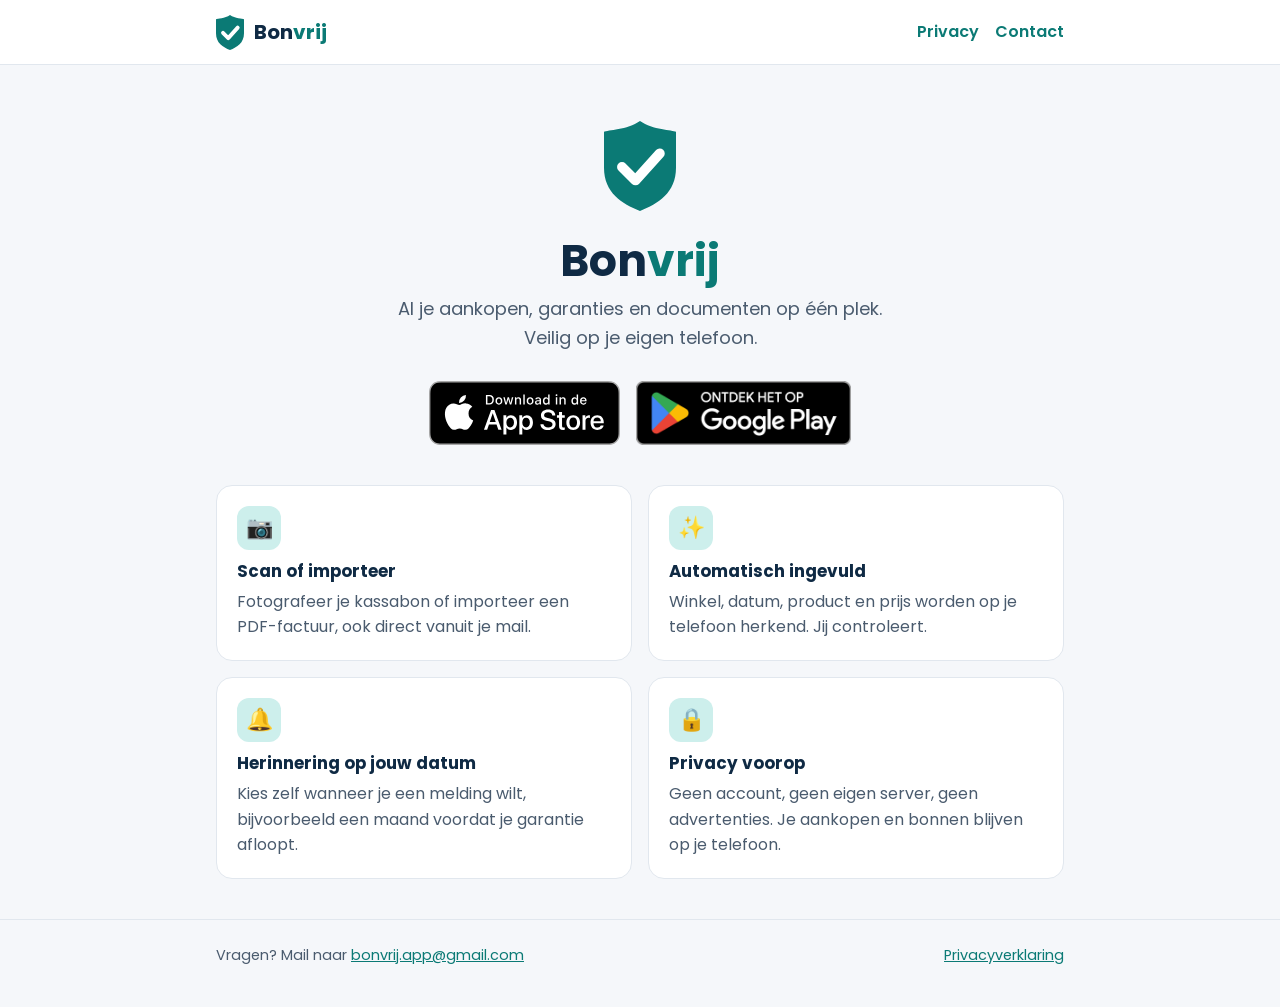
<file: website/index.html>
<!doctype html>
<html lang="nl">
<head>
  <meta charset="utf-8">
  <meta name="viewport" content="width=device-width, initial-scale=1">
  <title>Bonvrij – bonnen en garanties bewaren</title>
  <meta name="description" content="Bonvrij bewaart je kassabonnen, facturen en garantiedatums veilig op je eigen telefoon. Geen account nodig.">
  <link rel="icon" href="favicon.svg" type="image/svg+xml">
  <link rel="stylesheet" href="assets/style.css">
</head>
<body>
  <header class="site">
    <div class="wrap">
      <a class="brand" href="./"><img src="assets/logo.svg" alt=""><b>Bon<span>vrij</span></b></a>
      <nav><a href="privacy/">Privacy</a><a href="#contact">Contact</a></nav>
    </div>
  </header>

  <main class="wrap">
    <section class="hero">
      <img src="assets/logo.svg" alt="">
      <h1>Bon<span>vrij</span></h1>
      <p>Al je aankopen, garanties en documenten op één plek. Veilig op je eigen telefoon.</p>
      <div class="stores">
        <a class="badge" href="https://apps.apple.com/nl/app/bonvrij/id6826378795"><img src="assets/app-store-badge-nl.svg" alt="Download in de App Store"></a>
        <a class="badge" href="https://play.google.com/store/apps/details?id=nl.bonvrij.app"><img src="assets/google-play-badge-nl.png" alt="Ontdek het op Google Play"></a>
      </div>
    </section>

    <section class="grid" aria-label="Wat Bonvrij doet">
      <div class="card">
        <div class="icon" aria-hidden="true">📷</div>
        <h2>Scan of importeer</h2>
        <p>Fotografeer je kassabon of importeer een PDF-factuur, ook direct vanuit je mail.</p>
      </div>
      <div class="card">
        <div class="icon" aria-hidden="true">✨</div>
        <h2>Automatisch ingevuld</h2>
        <p>Winkel, datum, product en prijs worden op je telefoon herkend. Jij controleert.</p>
      </div>
      <div class="card">
        <div class="icon" aria-hidden="true">🔔</div>
        <h2>Herinnering op jouw datum</h2>
        <p>Kies zelf wanneer je een melding wilt, bijvoorbeeld een maand voordat je garantie afloopt.</p>
      </div>
      <div class="card">
        <div class="icon" aria-hidden="true">🔒</div>
        <h2>Privacy voorop</h2>
        <p>Geen account, geen eigen server, geen advertenties. Je aankopen en bonnen blijven op je telefoon.</p>
      </div>
    </section>
  </main>

  <footer class="site" id="contact">
    <div class="wrap">
      <span>Vragen? Mail naar <a href="mailto:bonvrij.app@gmail.com">bonvrij.app@gmail.com</a></span>
      <span><a href="privacy/">Privacyverklaring</a></span>
    </div>
  </footer>
</body>
</html>
</file>
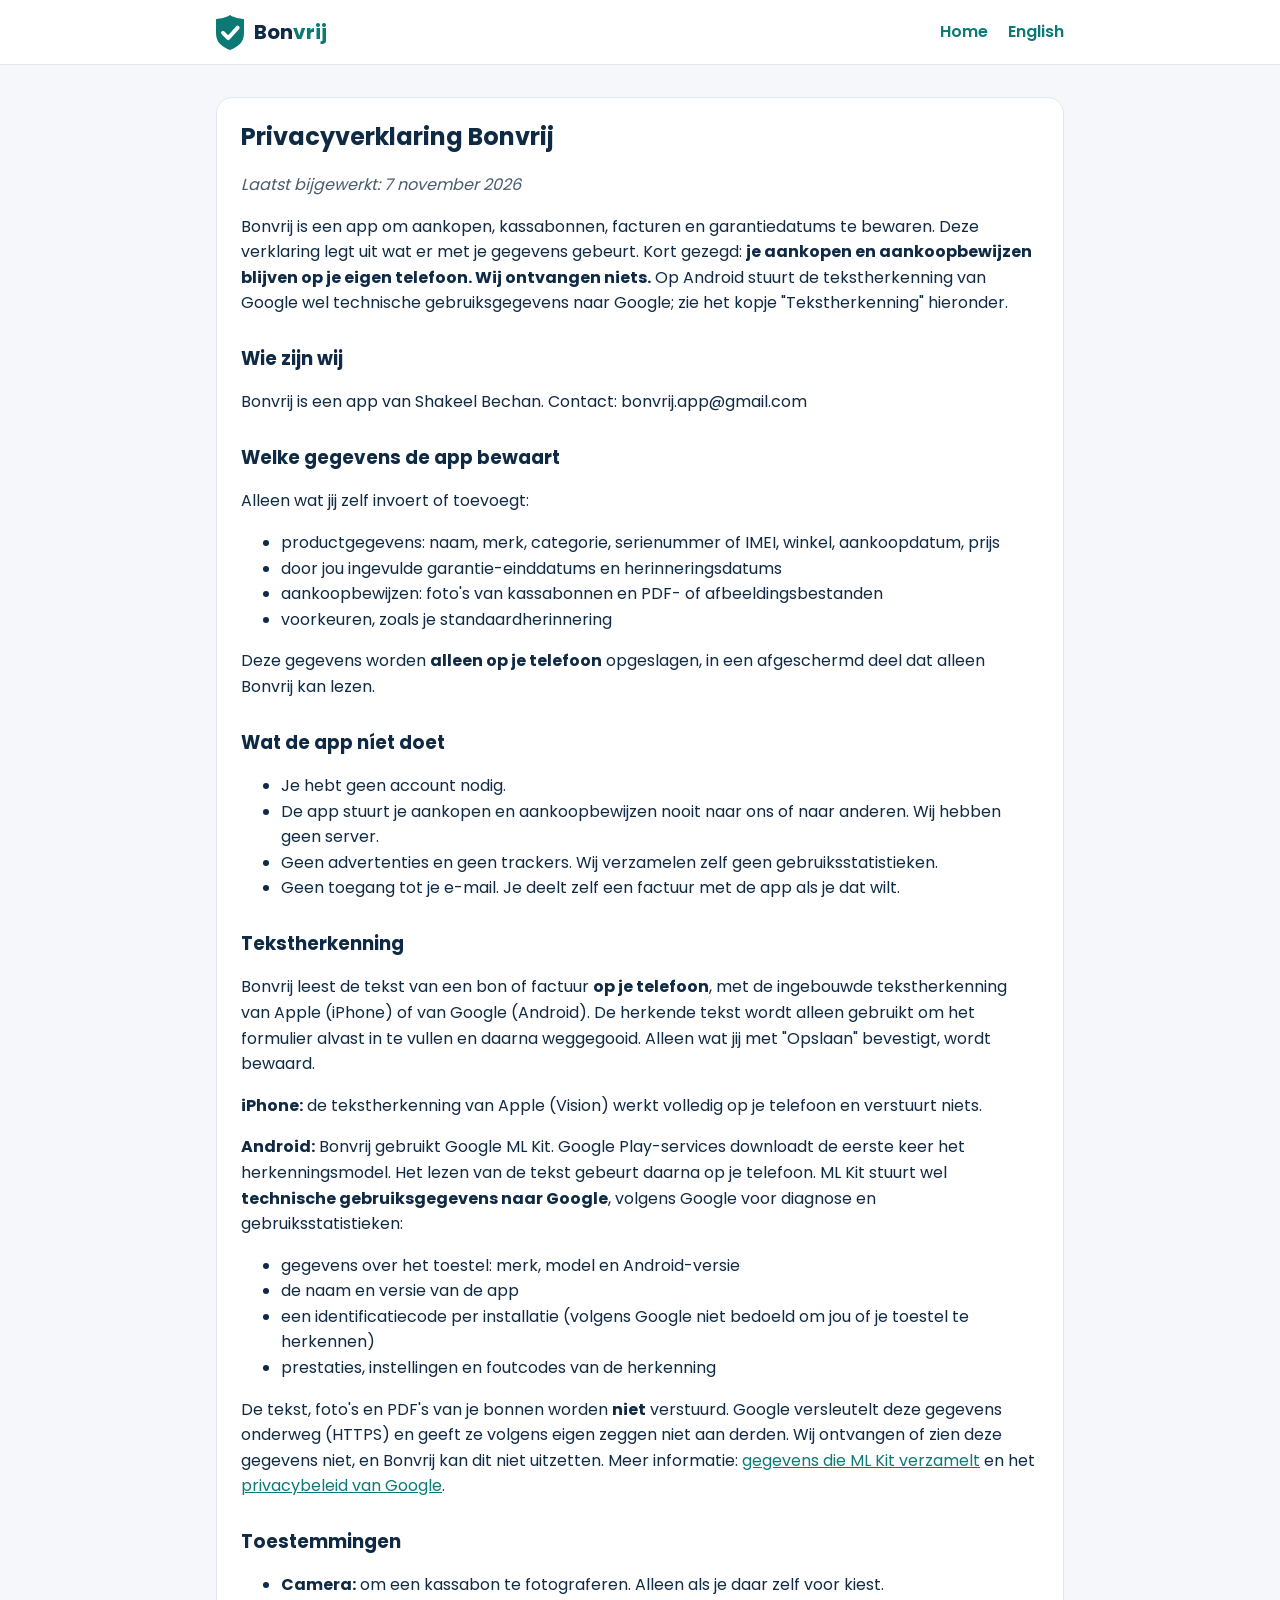
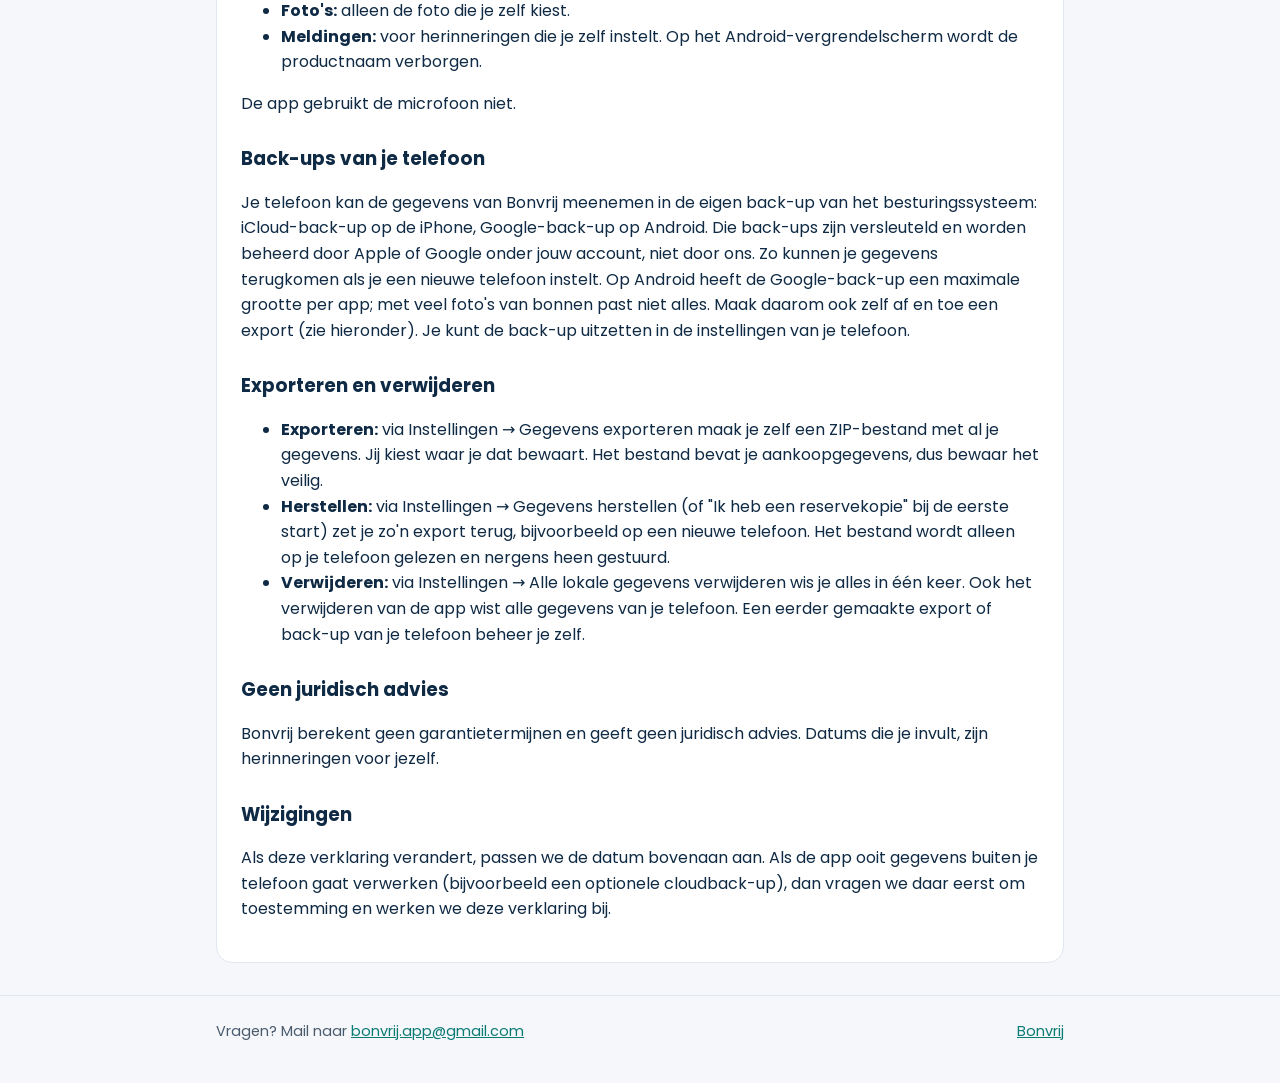
<file: website/privacy/index.html>
<!doctype html>
<html lang="nl">
<head>
  <meta charset="utf-8">
  <meta name="viewport" content="width=device-width, initial-scale=1">
  <title>Privacyverklaring – Bonvrij</title>
  <meta name="description" content="Hoe Bonvrij met je gegevens omgaat: je aankopen en bonnen blijven op je eigen telefoon.">
  <link rel="icon" href="../favicon.svg" type="image/svg+xml">
  <link rel="stylesheet" href="../assets/style.css">
</head>
<body>
  <header class="site">
    <div class="wrap">
      <a class="brand" href="../"><img src="../assets/logo.svg" alt=""><b>Bon<span>vrij</span></b></a>
      <nav><a href="../">Home</a> <a href="../en/privacy/" lang="en">English</a></nav>
    </div>
  </header>
  <main class="wrap">
    <article class="doc">
<h1>Privacyverklaring Bonvrij</h1>
<p class="updated"><em>Laatst bijgewerkt: 7 november 2026</em></p>
<p>Bonvrij is een app om aankopen, kassabonnen, facturen en garantiedatums te bewaren. Deze
verklaring legt uit wat er met je gegevens gebeurt. Kort gezegd: <strong>je aankopen en
aankoopbewijzen blijven op je eigen telefoon. Wij ontvangen niets.</strong> Op Android stuurt de
tekstherkenning van Google wel technische gebruiksgegevens naar Google; zie het kopje
"Tekstherkenning" hieronder.</p>
<h2>Wie zijn wij</h2>
<p>Bonvrij is een app van Shakeel Bechan.
Contact: bonvrij.app@gmail.com</p>
<h2>Welke gegevens de app bewaart</h2>
<p>Alleen wat jij zelf invoert of toevoegt:</p>
<ul>
<li>productgegevens: naam, merk, categorie, serienummer of IMEI, winkel, aankoopdatum, prijs</li>
<li>door jou ingevulde garantie-einddatums en herinneringsdatums</li>
<li>aankoopbewijzen: foto's van kassabonnen en PDF- of afbeeldingsbestanden</li>
<li>voorkeuren, zoals je standaardherinnering</li>
</ul>
<p>Deze gegevens worden <strong>alleen op je telefoon</strong> opgeslagen, in een afgeschermd deel dat
alleen Bonvrij kan lezen.</p>
<h2>Wat de app níet doet</h2>
<ul>
<li>Je hebt geen account nodig.</li>
<li>De app stuurt je aankopen en aankoopbewijzen nooit naar ons of naar anderen. Wij hebben
  geen server.</li>
<li>Geen advertenties en geen trackers. Wij verzamelen zelf geen gebruiksstatistieken.</li>
<li>Geen toegang tot je e-mail. Je deelt zelf een factuur met de app als je dat wilt.</li>
</ul>
<h2>Tekstherkenning</h2>
<p>Bonvrij leest de tekst van een bon of factuur <strong>op je telefoon</strong>, met de ingebouwde
tekstherkenning van Apple (iPhone) of van Google (Android). De herkende tekst wordt alleen
gebruikt om het formulier alvast in te vullen en daarna weggegooid. Alleen wat jij met
"Opslaan" bevestigt, wordt bewaard.</p>
<p><strong>iPhone:</strong> de tekstherkenning van Apple (Vision) werkt volledig op je telefoon en verstuurt
niets.</p>
<p><strong>Android:</strong> Bonvrij gebruikt Google ML Kit. Google Play-services downloadt de eerste keer het
herkenningsmodel. Het lezen van de tekst gebeurt daarna op je telefoon. ML Kit stuurt wel
<strong>technische gebruiksgegevens naar Google</strong>, volgens Google voor diagnose en
gebruiksstatistieken:</p>
<ul>
<li>gegevens over het toestel: merk, model en Android-versie</li>
<li>de naam en versie van de app</li>
<li>een identificatiecode per installatie (volgens Google niet bedoeld om jou of je toestel te
  herkennen)</li>
<li>prestaties, instellingen en foutcodes van de herkenning</li>
</ul>
<p>De tekst, foto's en PDF's van je bonnen worden <strong>niet</strong> verstuurd. Google versleutelt deze
gegevens onderweg (HTTPS) en geeft ze volgens eigen zeggen niet aan derden. Wij ontvangen of
zien deze gegevens niet, en Bonvrij kan dit niet uitzetten. Meer informatie:
<a href="https://developers.google.com/ml-kit/android-data-disclosure">gegevens die ML Kit verzamelt</a>
en het <a href="https://policies.google.com/privacy">privacybeleid van Google</a>.</p>
<h2>Toestemmingen</h2>
<ul>
<li><strong>Camera:</strong> om een kassabon te fotograferen. Alleen als je daar zelf voor kiest.</li>
<li><strong>Foto's:</strong> alleen de foto die je zelf kiest.</li>
<li><strong>Meldingen:</strong> voor herinneringen die je zelf instelt. Op het Android-vergrendelscherm wordt
  de productnaam verborgen.</li>
</ul>
<p>De app gebruikt de microfoon niet.</p>
<h2>Back-ups van je telefoon</h2>
<p>Je telefoon kan de gegevens van Bonvrij meenemen in de eigen back-up van het besturingssysteem:
iCloud-back-up op de iPhone, Google-back-up op Android. Die back-ups zijn versleuteld en
worden beheerd door Apple of Google onder jouw account, niet door ons. Zo kunnen je gegevens
terugkomen als je een nieuwe telefoon instelt. Op Android heeft de Google-back-up een maximale
grootte per app; met veel foto's van bonnen past niet alles. Maak daarom ook zelf af en toe een
export (zie hieronder). Je kunt de back-up uitzetten in de instellingen van je telefoon.</p>
<h2>Exporteren en verwijderen</h2>
<ul>
<li><strong>Exporteren:</strong> via Instellingen → Gegevens exporteren maak je zelf een ZIP-bestand met al je
  gegevens. Jij kiest waar je dat bewaart. Het bestand bevat je aankoopgegevens, dus bewaar het
  veilig.</li>
<li><strong>Herstellen:</strong> via Instellingen → Gegevens herstellen (of "Ik heb een reservekopie" bij de
  eerste start) zet je zo'n export terug, bijvoorbeeld op een nieuwe telefoon. Het bestand wordt
  alleen op je telefoon gelezen en nergens heen gestuurd.</li>
<li><strong>Verwijderen:</strong> via Instellingen → Alle lokale gegevens verwijderen wis je alles in één keer.
  Ook het verwijderen van de app wist alle gegevens van je telefoon. Een eerder gemaakte export
  of back-up van je telefoon beheer je zelf.</li>
</ul>
<h2>Geen juridisch advies</h2>
<p>Bonvrij berekent geen garantietermijnen en geeft geen juridisch advies. Datums die je invult,
zijn herinneringen voor jezelf.</p>
<h2>Wijzigingen</h2>
<p>Als deze verklaring verandert, passen we de datum bovenaan aan. Als de app ooit gegevens buiten
je telefoon gaat verwerken (bijvoorbeeld een optionele cloudback-up), dan vragen we daar eerst
om toestemming en werken we deze verklaring bij.</p>
    </article>
  </main>
  <footer class="site">
    <div class="wrap">
      <span>Vragen? Mail naar <a href="mailto:bonvrij.app@gmail.com">bonvrij.app@gmail.com</a></span>
      <span><a href="../">Bonvrij</a></span>
    </div>
  </footer>
</body>
</html>
</file>
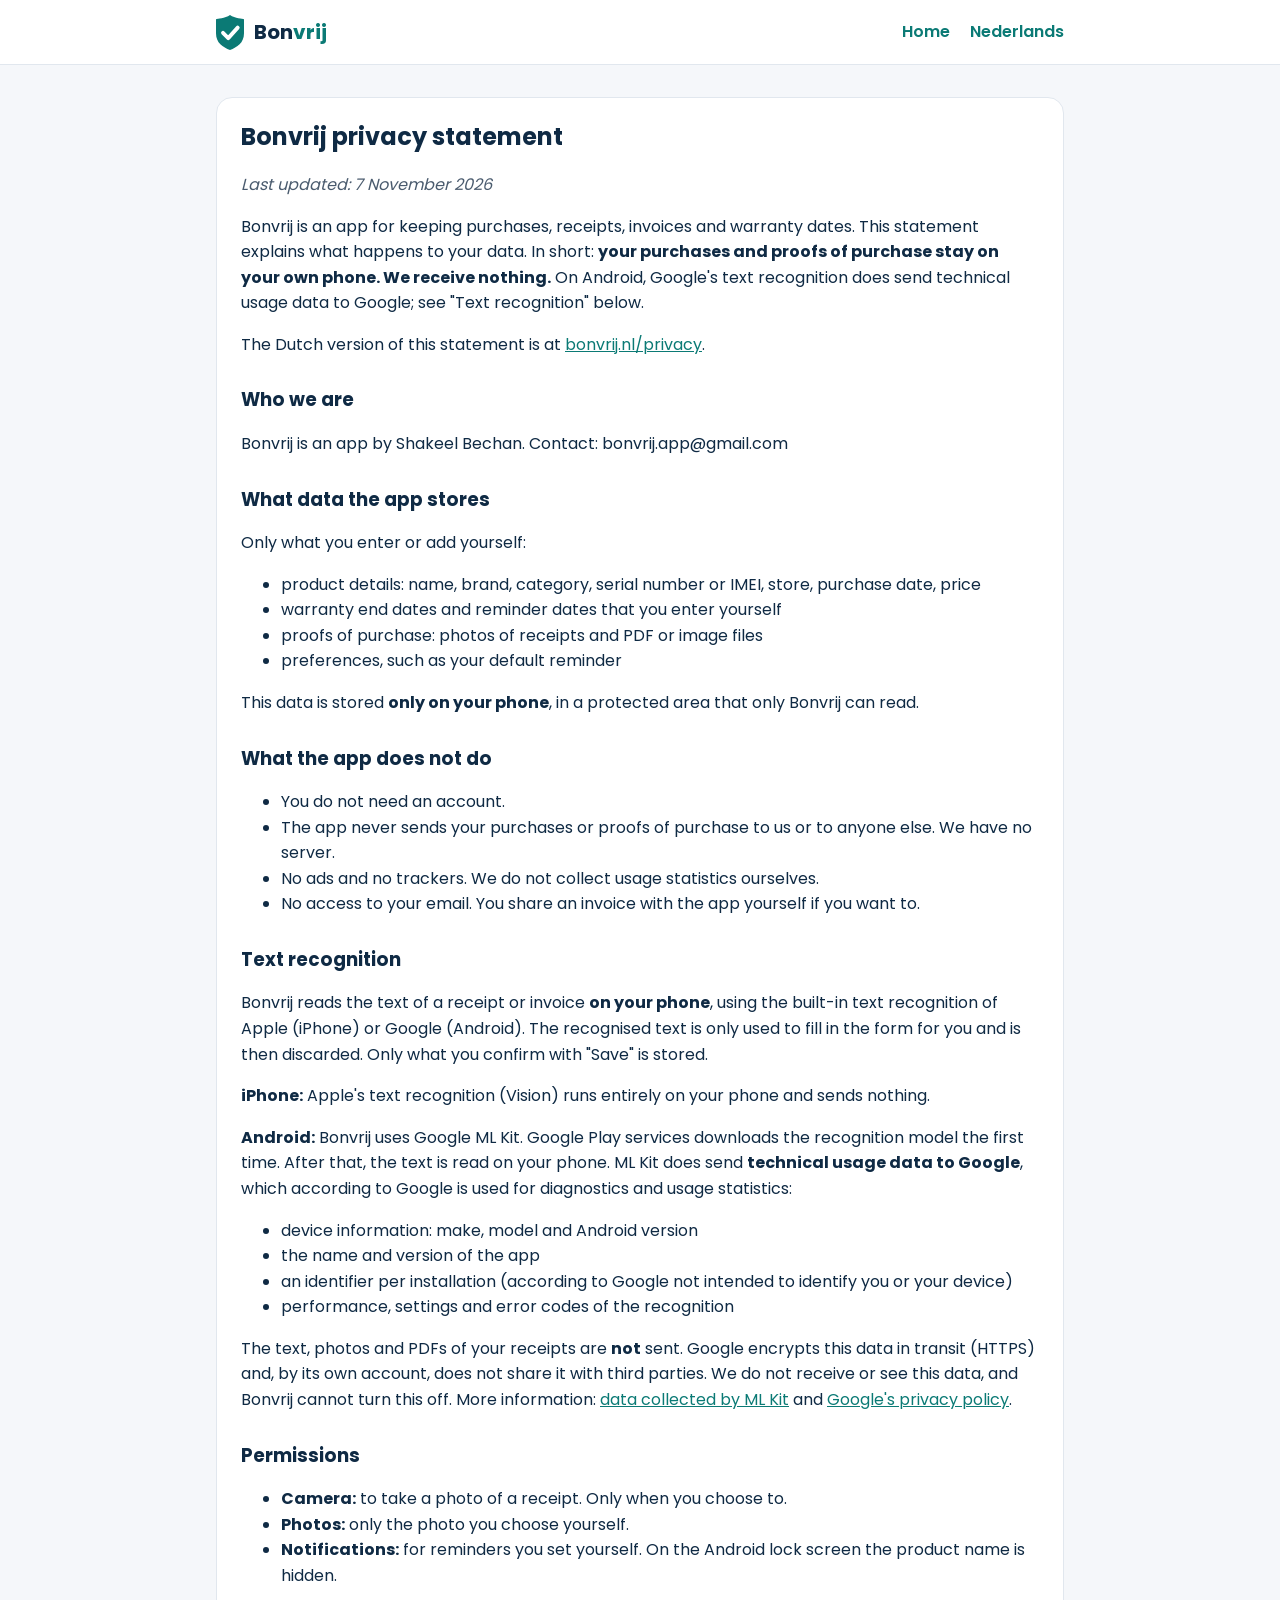
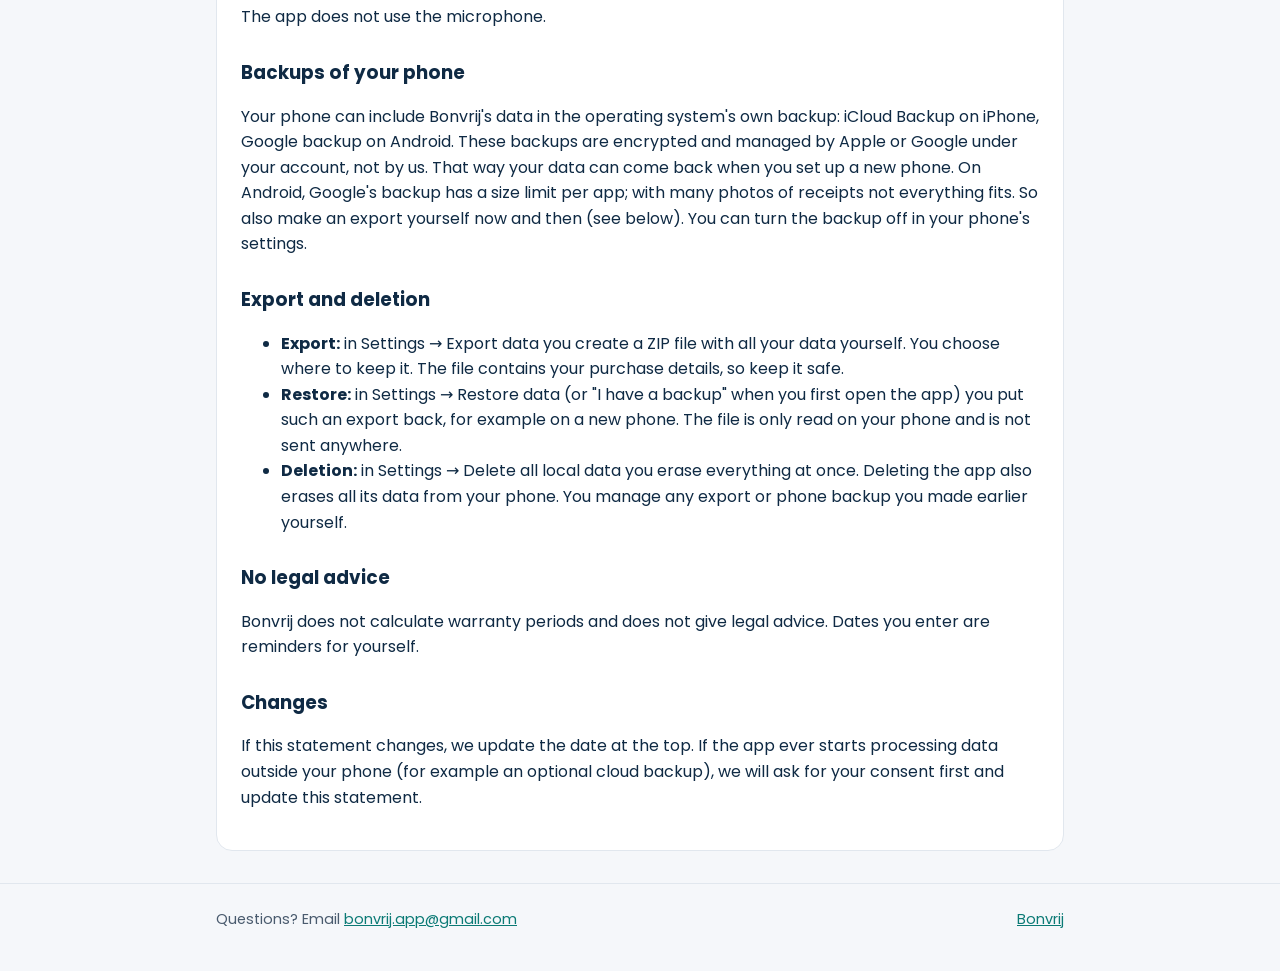
<file: website/en/privacy/index.html>
<!doctype html>
<html lang="en">
<head>
  <meta charset="utf-8">
  <meta name="viewport" content="width=device-width, initial-scale=1">
  <title>Privacy statement – Bonvrij</title>
  <meta name="description" content="How Bonvrij handles your data: your purchases and receipts stay on your own phone.">
  <link rel="icon" href="../../favicon.svg" type="image/svg+xml">
  <link rel="stylesheet" href="../../assets/style.css">
</head>
<body>
  <header class="site">
    <div class="wrap">
      <a class="brand" href="../../"><img src="../../assets/logo.svg" alt=""><b>Bon<span>vrij</span></b></a>
      <nav><a href="../../">Home</a> <a href="../../privacy/" lang="nl">Nederlands</a></nav>
    </div>
  </header>
  <main class="wrap">
    <article class="doc">
<h1>Bonvrij privacy statement</h1>
<p class="updated"><em>Last updated: 7 November 2026</em></p>
<p>Bonvrij is an app for keeping purchases, receipts, invoices and warranty dates. This
statement explains what happens to your data. In short: <strong>your purchases and proofs of
purchase stay on your own phone. We receive nothing.</strong> On Android, Google's text recognition
does send technical usage data to Google; see "Text recognition" below.</p>
<p>The Dutch version of this statement is at <a href="https://bonvrij.nl/privacy/">bonvrij.nl/privacy</a>.</p>
<h2>Who we are</h2>
<p>Bonvrij is an app by Shakeel Bechan.
Contact: bonvrij.app@gmail.com</p>
<h2>What data the app stores</h2>
<p>Only what you enter or add yourself:</p>
<ul>
<li>product details: name, brand, category, serial number or IMEI, store, purchase date, price</li>
<li>warranty end dates and reminder dates that you enter yourself</li>
<li>proofs of purchase: photos of receipts and PDF or image files</li>
<li>preferences, such as your default reminder</li>
</ul>
<p>This data is stored <strong>only on your phone</strong>, in a protected area that only Bonvrij can read.</p>
<h2>What the app does not do</h2>
<ul>
<li>You do not need an account.</li>
<li>The app never sends your purchases or proofs of purchase to us or to anyone else. We have
  no server.</li>
<li>No ads and no trackers. We do not collect usage statistics ourselves.</li>
<li>No access to your email. You share an invoice with the app yourself if you want to.</li>
</ul>
<h2>Text recognition</h2>
<p>Bonvrij reads the text of a receipt or invoice <strong>on your phone</strong>, using the built-in text
recognition of Apple (iPhone) or Google (Android). The recognised text is only used to fill in
the form for you and is then discarded. Only what you confirm with "Save" is stored.</p>
<p><strong>iPhone:</strong> Apple's text recognition (Vision) runs entirely on your phone and sends nothing.</p>
<p><strong>Android:</strong> Bonvrij uses Google ML Kit. Google Play services downloads the recognition model
the first time. After that, the text is read on your phone. ML Kit does send <strong>technical
usage data to Google</strong>, which according to Google is used for diagnostics and usage
statistics:</p>
<ul>
<li>device information: make, model and Android version</li>
<li>the name and version of the app</li>
<li>an identifier per installation (according to Google not intended to identify you or your
  device)</li>
<li>performance, settings and error codes of the recognition</li>
</ul>
<p>The text, photos and PDFs of your receipts are <strong>not</strong> sent. Google encrypts this data in
transit (HTTPS) and, by its own account, does not share it with third parties. We do not
receive or see this data, and Bonvrij cannot turn this off. More information:
<a href="https://developers.google.com/ml-kit/android-data-disclosure">data collected by ML Kit</a>
and <a href="https://policies.google.com/privacy">Google's privacy policy</a>.</p>
<h2>Permissions</h2>
<ul>
<li><strong>Camera:</strong> to take a photo of a receipt. Only when you choose to.</li>
<li><strong>Photos:</strong> only the photo you choose yourself.</li>
<li><strong>Notifications:</strong> for reminders you set yourself. On the Android lock screen the product
  name is hidden.</li>
</ul>
<p>The app does not use the microphone.</p>
<h2>Backups of your phone</h2>
<p>Your phone can include Bonvrij's data in the operating system's own backup: iCloud Backup on
iPhone, Google backup on Android. These backups are encrypted and managed by Apple or Google
under your account, not by us. That way your data can come back when you set up a new phone.
On Android, Google's backup has a size limit per app; with many photos of receipts not
everything fits. So also make an export yourself now and then (see below). You can turn the
backup off in your phone's settings.</p>
<h2>Export and deletion</h2>
<ul>
<li><strong>Export:</strong> in Settings → Export data you create a ZIP file with all your data yourself. You
  choose where to keep it. The file contains your purchase details, so keep it safe.</li>
<li><strong>Restore:</strong> in Settings → Restore data (or "I have a backup" when you first open the app) you
  put such an export back, for example on a new phone. The file is only read on your phone and
  is not sent anywhere.</li>
<li><strong>Deletion:</strong> in Settings → Delete all local data you erase everything at once. Deleting the
  app also erases all its data from your phone. You manage any export or phone backup you made
  earlier yourself.</li>
</ul>
<h2>No legal advice</h2>
<p>Bonvrij does not calculate warranty periods and does not give legal advice. Dates you enter are
reminders for yourself.</p>
<h2>Changes</h2>
<p>If this statement changes, we update the date at the top. If the app ever starts processing
data outside your phone (for example an optional cloud backup), we will ask for your consent
first and update this statement.</p>
    </article>
  </main>
  <footer class="site">
    <div class="wrap">
      <span>Questions? Email <a href="mailto:bonvrij.app@gmail.com">bonvrij.app@gmail.com</a></span>
      <span><a href="../../">Bonvrij</a></span>
    </div>
  </footer>
</body>
</html>
</file>
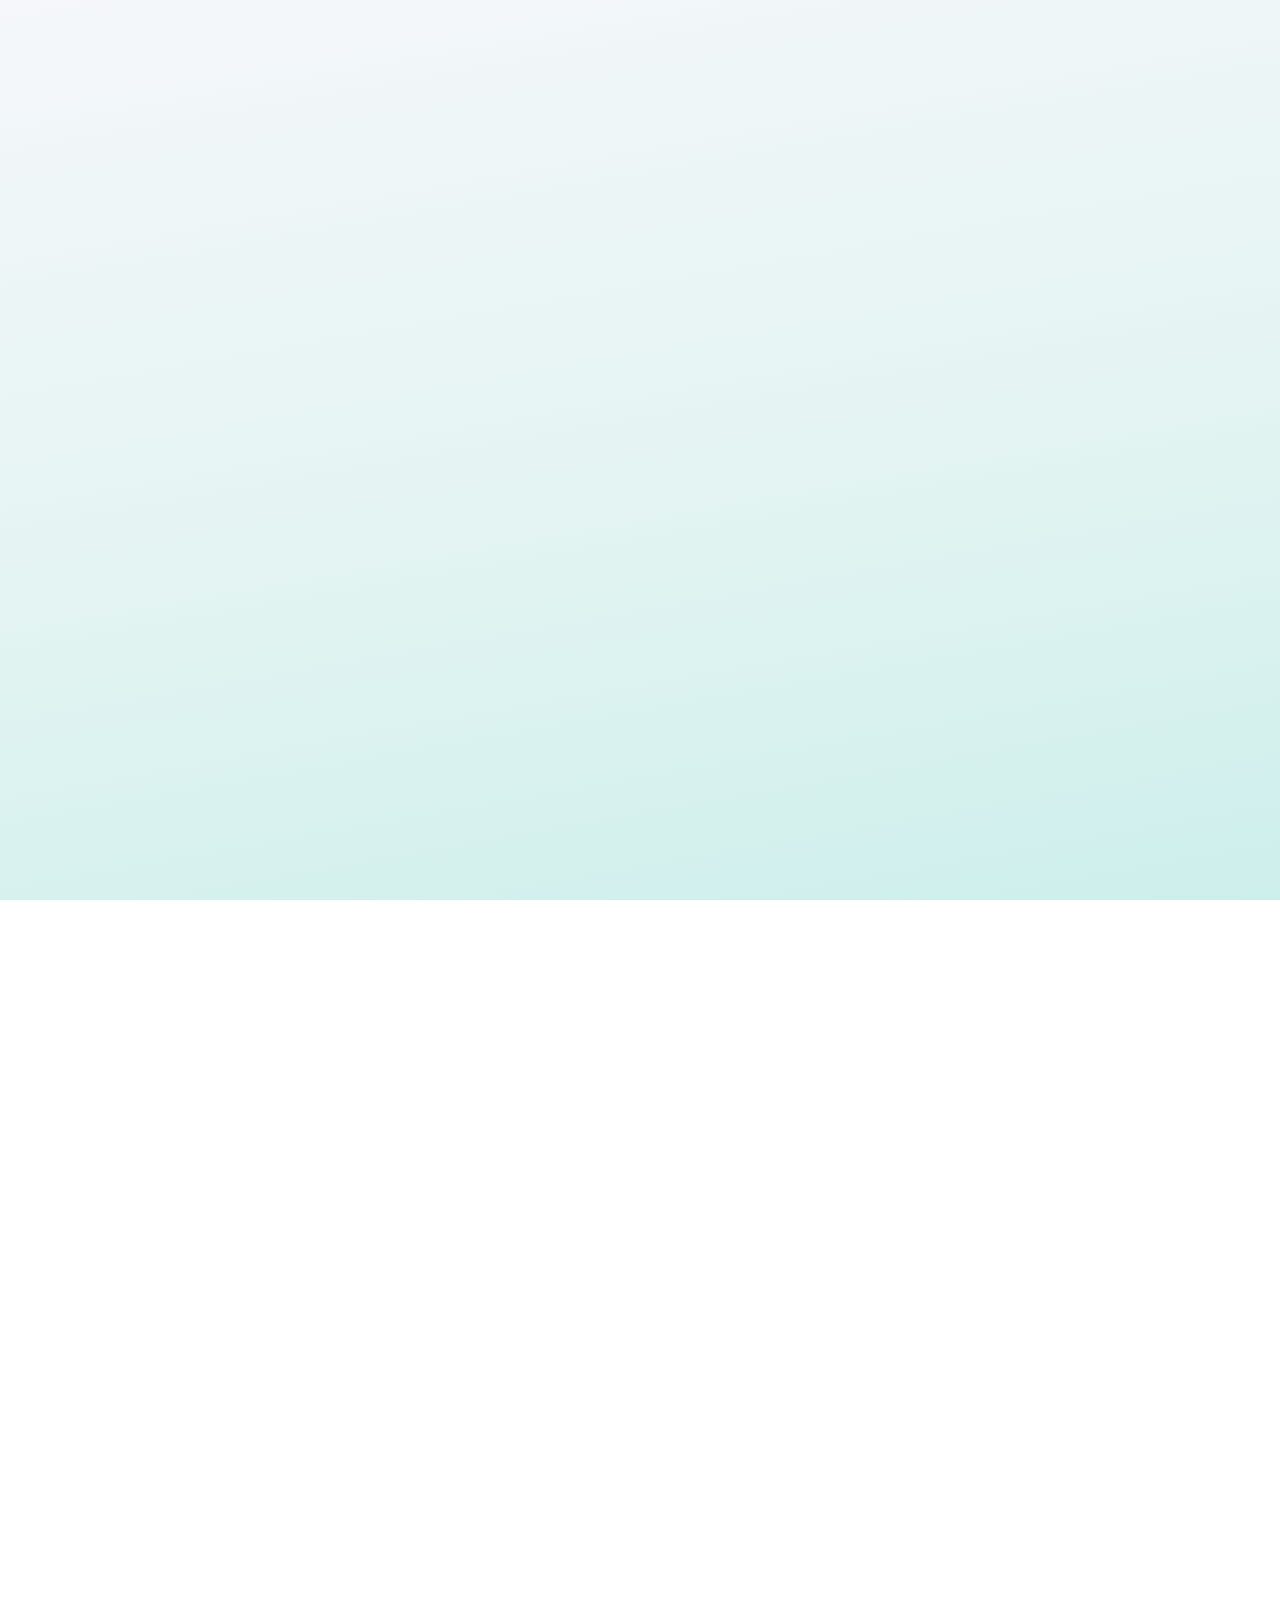
<file: marketing/video/blackfriday.html>
<!DOCTYPE html>
<html lang="nl"><head><meta charset="utf-8">
<style>
@font-face{font-family:P;src:url(a/Poppins-Regular.ttf);font-weight:400}
@font-face{font-family:P;src:url(a/Poppins-Medium.ttf);font-weight:500}
@font-face{font-family:P;src:url(a/Poppins-SemiBold.ttf);font-weight:600}
@font-face{font-family:P;src:url(a/Poppins-Bold.ttf);font-weight:700}
:root{--navy:#0F2A44;--teal:#0B7A75;--tc:#CDEFEC;--muted:#4A5B6E;--bg:#F5F7FA}
*{margin:0;padding:0;box-sizing:border-box}
html,body{width:1080px;height:1920px;overflow:hidden;font-family:P,'Noto Color Emoji',sans-serif}
#stage{position:absolute;inset:0;background:linear-gradient(170deg,#F5F7FA 0%,#E3F4F2 55%,#CDEFEC 100%);overflow:hidden}
.abs{position:absolute}
.head{left:70px;right:70px;top:150px;text-align:center;color:var(--navy);font-weight:700;font-size:86px;line-height:1.12;letter-spacing:-1px}
.sub{left:90px;right:90px;top:372px;text-align:center;color:var(--muted);font-weight:500;font-size:42px;line-height:1.3}
.dot{position:absolute;width:26px;height:26px;border-radius:50%}
/* phone */
#phone{left:50%;top:480px;width:636px;height:1340px;margin-left:-318px;background:#0F2A44;border-radius:96px;padding:18px;box-shadow:0 40px 90px rgba(15,42,68,.28)}
#screen{position:relative;width:600px;height:1304px;border-radius:74px;overflow:hidden;background:#fff}
.shot{position:absolute;left:0;top:0;width:1320px;height:2868px;transform-origin:0 0;transform:scale(.454545)}
.shot img{position:absolute;left:0;top:0;width:1320px;height:2868px}
.island{position:absolute;left:50%;top:22px;width:190px;height:52px;margin-left:-95px;background:#0F2A44;border-radius:30px;z-index:5}
/* receipt */
#receipt{left:50%;top:640px;width:420px;margin-left:-210px;background:#fff;padding:40px 36px 50px;box-shadow:0 20px 50px rgba(0,0,0,.15);border-radius:6px}
#receipt .t{font-weight:700;font-size:34px;text-align:center;color:#222;letter-spacing:2px}
#receipt .l{height:14px;background:#d9dde2;border-radius:7px;margin:18px 0}
#receipt .tot{display:flex;justify-content:space-between;font-weight:700;font-size:30px;color:#222;margin-top:26px}
#drawer{left:50%;top:1250px;width:760px;height:330px;margin-left:-380px}
#drawer .front{position:absolute;left:0;right:0;bottom:0;height:250px;background:#9C7A5B;border-radius:22px;box-shadow:inset 0 -18px 0 rgba(0,0,0,.12)}
#drawer .handle{position:absolute;left:50%;bottom:110px;width:180px;height:30px;margin-left:-90px;background:#6E553F;border-radius:15px}
#drawer .back{position:absolute;left:30px;right:30px;top:20px;height:110px;background:#7C6049;border-radius:16px 16px 0 0}
.mess{position:absolute;width:150px;height:190px;background:#fff;border-radius:4px;box-shadow:0 4px 10px rgba(0,0,0,.12)}
#nope{left:50%;top:1010px;margin-left:-110px;width:220px;height:220px;border-radius:50%;background:#B3261E;color:#fff;font-size:150px;font-weight:700;text-align:center;line-height:212px}
/* scan line */
.scan{position:absolute;left:150px;right:150px;height:10px;background:#3FE0D0;box-shadow:0 0 40px 14px rgba(63,224,208,.6);border-radius:5px}
.tap{position:absolute;width:150px;height:150px;margin:-75px 0 0 -75px;border-radius:50%;border:10px solid rgba(11,122,117,.9);background:rgba(11,122,117,.18)}
.finger{position:absolute;font-size:150px;margin:-10px 0 0 -40px}
/* overlays on form (native screenshot px) */
.chipoff{position:absolute;left:283px;top:1314px;width:288px;height:120px;background:#fff;border:3px solid #E1E7EE;border-radius:24px;font-weight:500;font-size:44px;color:#33475B;display:flex;align-items:center;justify-content:center}
.dateoff{position:absolute;left:92px;top:1540px;width:1160px;height:78px;background:#fff;font-size:50px;color:#7A8796;display:flex;align-items:center}
/* notification */
#notif{left:50%;width:600px;margin-left:-300px;top:560px;background:rgba(255,255,255,.97);border-radius:40px;padding:26px 28px;display:flex;gap:22px;box-shadow:0 20px 50px rgba(15,42,68,.25);z-index:20}
#notif img{width:84px;height:84px;border-radius:20px}
#notif .nt{font-weight:600;font-size:30px;color:#111}
#notif .nb{font-size:27px;color:#333;line-height:1.3;margin-top:4px}
#notif .app{font-size:24px;color:#777;font-weight:500;margin-bottom:4px;display:flex;justify-content:space-between}
/* end card */
#end{inset:0;display:flex;flex-direction:column;align-items:center;justify-content:center;text-align:center}
#end img{width:300px;height:300px;border-radius:68px;box-shadow:0 30px 70px rgba(11,122,117,.35)}
#end .name{font-weight:700;font-size:120px;color:var(--navy);margin-top:40px;letter-spacing:-2px}
#end .name span{color:var(--teal)}
#end .tag{font-weight:500;font-size:46px;color:var(--muted);margin-top:10px;padding:0 90px;line-height:1.3}
#end .pills{display:flex;gap:18px;margin-top:50px;flex-wrap:wrap;justify-content:center;padding:0 60px}
#end .pill{background:#fff;border-radius:40px;padding:16px 30px;font-weight:600;font-size:36px;color:var(--teal);box-shadow:0 8px 24px rgba(15,42,68,.08)}
#end .url{margin-top:70px;font-weight:700;font-size:56px;color:#fff;background:var(--teal);border-radius:50px;padding:22px 60px}
</style></head><body>
<div id="stage">
  <div id="h1" class="abs head"></div>
  <div id="s1" class="abs sub"></div>
  <div id="confetti"></div>
  <div id="bag" class="abs" style="left:50%;top:760px;margin-left:-230px;font-size:460px;line-height:1">🛍️</div>

  <div id="drawer" class="abs"><div class="back"></div>
    <div class="mess" style="left:120px;top:-30px;transform:rotate(-14deg)"></div>
    <div class="mess" style="left:300px;top:-50px;transform:rotate(9deg)"></div>
    <div class="mess" style="left:470px;top:-20px;transform:rotate(-6deg)"></div>
    <div class="front"><div class="handle"></div></div></div>
  <div id="receipt" class="abs"><div class="t">ELEKTRO NOORD</div><div class="l" style="width:70%;margin:22px auto"></div>
    <div class="l"></div><div class="l" style="width:80%"></div><div class="l" style="width:60%"></div>
    <div class="tot"><span>TOTAAL</span><span>€ 149,00</span></div></div>
  <div id="nope" class="abs">✕</div>

  <div id="phone" class="abs"><div id="screen">
    <div class="island"></div>
    <div id="sc1" class="shot"><img src="a/2-scannen.png"><div id="scanline" class="scan"></div></div>
    <div id="sc2" class="shot"><img src="a/3-controleren.png"></div>
    <div id="sc3" class="shot"><img src="a/formulier-garantie.png"><div id="chipoff" class="chipoff">2 jaar</div><div id="dateoff" class="dateoff">Geen datum gekozen</div>
      <div id="tap" class="tap" style="left:427px;top:1373px"></div><div id="finger" class="finger" style="left:440px;top:1380px">👆</div></div>
    <div id="sc4" class="shot"><img src="a/1-home.png"></div>
  </div></div>
  <div id="notif" class="abs"><img src="a/icoon-512.png"><div style="flex:1">
    <div class="app"><span>BONVRIJ</span><span>nu</span></div>
    <div class="nt">Herinnering: Draadloze koptelefoon</div>
    <div class="nb">Je garantie-einddatum is 19 oktober 2028. Controleer je aankoopbewijs.</div></div></div>

  <div id="end" class="abs"><img src="a/icoon-512.png"><div class="name">Bon<span>vrij</span></div>
    <div class="tag">Je bonnen en garanties veilig op je telefoon</div>
    <div class="pills"><div class="pill">Gratis</div><div class="pill">Geen account</div><div class="pill">Geen reclame</div></div>
    <div class="url">bonvrij.nl</div></div>
</div>
<script>
const $=id=>document.getElementById(id);
const clamp=(x,a=0,b=1)=>Math.min(b,Math.max(a,x));
const lin=(t,a,b)=>clamp((t-a)/(b-a));
const ease=x=>x<.5?4*x*x*x:1-Math.pow(-2*x+2,3)/2;
const out=x=>1-Math.pow(1-x,3);
const back=x=>{const c1=1.70158,c3=c1+1;return 1+c3*Math.pow(x-1,3)+c1*Math.pow(x-1,2)};
function win(t,a,b,fi=.35,fo=.35){ // opacity for a window [a,b]
  return Math.min(lin(t,a,a+fi), 1-lin(t,b-fo,b));}
// confetti
const conf=[];const cols=['#0B7A75','#F2A33A','#E2574C','#3FA9F5','#7C5CFF','#0F2A44'];
for(let i=0;i<28;i++){const d=document.createElement('div');d.className='dot';d.style.background=cols[i%6];$('confetti').appendChild(d);
  conf.push({d,x:540+(Math.sin(i*12.9898)*43758.5453%1)*0,ang:(i/28)*Math.PI*2+Math.sin(i)*0.3,sp:520+((i*37)%9)*45});}
const heads=[
 [0.0,3.0,'Black Friday-deal gescoord?','En dan…'],
 [3.0,5.6,'Gooi die bon niet in een la…',''],
 [5.6,8.9,'…maar scan hem meteen','Bonvrij vult winkel, datum en prijs in'],
 [8.9,12.0,'Garantie? 2 jaar. Klaar.','Je kiest zelf hoe lang'],
 [12.0,14.0,'Op tijd een herinnering','Vóór je garantie afloopt'],
];
function render(t){
  // headlines
  let ht='',st='',ho=0,hy=0;
  for(const [a,b,h,s] of heads){ if(t>=a&&t<b){ht=h;st=s;ho=win(t,a,b,.3,.3);hy=(1-out(lin(t,a,a+.45)))*40;} }
  $('h1').textContent=ht;$('s1').textContent=st;
  $('h1').style.opacity=ho;$('s1').style.opacity=ho*(st?1:0);
  $('h1').style.transform=`translateY(${hy}px)`;$('s1').style.transform=`translateY(${hy*1.4}px)`;
  // 0-3 bag + confetti
  const bo=win(t,0,3.0,.25,.35); const bs=back(lin(t,0.1,0.7));
  $('bag').style.opacity=bo; $('bag').style.transform=`scale(${0.3+0.7*bs}) rotate(${Math.sin(t*6)*4*lin(t,0.7,1.0)}deg)`;
  conf.forEach(c=>{const p=lin(t,0.55,2.4);const r=out(p)*c.sp;
    c.d.style.left=(540+Math.cos(c.ang)*r-13)+'px';c.d.style.top=(990+Math.sin(c.ang)*r*0.8+p*p*260-13)+'px';
    c.d.style.opacity=(p>0&&p<1)?Math.min(1,(1-p)*2.5):0;c.d.style.transform=`scale(${1-p*0.4})`;});
  // 3-5.6 receipt into drawer
  const ro=win(t,3.0,5.6,.3,.3);
  $('drawer').style.opacity=ro; $('drawer').style.transform=`translateY(${(1-out(lin(t,3.0,3.5)))*120}px)`;
  const fall=ease(lin(t,3.5,4.4));
  $('receipt').style.opacity=ro*(1-lin(t,4.3,4.45));
  $('receipt').style.transform=`translateY(${fall*560}px) rotate(${fall*-18}deg) scale(${1-fall*0.35})`;
  const np=lin(t,4.5,4.8);
  $('nope').style.opacity=ro*np; $('nope').style.transform=`scale(${back(np)}) rotate(${Math.sin(lin(t,4.8,5.3)*Math.PI*4)*8}deg)`;
  // phone 5.6-14
  const po=win(t,5.6,14.0,.35,.4); const py=(1-out(lin(t,5.6,6.3)))*700;
  const z=1+0.32*ease(lin(t,9.3,9.9))*(1-ease(lin(t,11.3,11.8)));
  $('phone').style.opacity=po; $('phone').style.transformOrigin='212px 0px'; $('phone').style.transform=`translateY(${py}px) scale(${z})`;
  // screens
  $('sc1').style.opacity=1-lin(t,7.4,7.7);
  const sl=lin(t,6.3,7.3); $('scanline').style.top=(340+ease(Math.abs(Math.sin(sl*Math.PI)))*1300)+'px';
  $('scanline').style.opacity=(t>6.25&&t<7.4)?1:0;
  $('sc2').style.opacity=lin(t,7.4,7.7)*(1-lin(t,8.9,9.2));
  $('sc3').style.opacity=lin(t,8.9,9.2)*(1-lin(t,12.0,12.3));
  // scroll form slightly into view
  const tapT=10.2;
  const tp=lin(t,tapT,tapT+0.45);
  $('tap').style.opacity=(t>tapT&&t<tapT+0.6)?(1-tp):0; $('tap').style.transform=`scale(${0.4+tp*1.4})`;
  const fg=lin(t,9.4,9.9); const press=Math.sin(lin(t,tapT-0.1,tapT+0.2)*Math.PI);
  $('finger').style.opacity=Math.min(fg,1-lin(t,11.2,11.5));
  $('finger').style.transform=`translate(${(1-out(fg))*260}px,${(1-out(fg))*360+press*-0}px) scale(${1-press*0.12})`;
  const on=lin(t,tapT,tapT+0.12);
  $('chipoff').style.opacity=1-on; $('dateoff').style.opacity=1-lin(t,tapT+0.1,tapT+0.4);
  $('sc4').style.opacity=lin(t,12.0,12.3);
  // notification 12.4-14
  const n=lin(t,12.4,12.9);
  $('notif').style.opacity=Math.min(n*2,1)*(1-lin(t,13.7,14.0));
  $('notif').style.transform=`translateY(${(1-back(n))*-260}px)`;
  // end 14-16
  const e=lin(t,14.0,14.5);
  $('end').style.opacity=e;
  $('end').querySelector('img').style.transform=`scale(${0.5+0.5*back(e)})`;
  document.querySelectorAll('#end .pill').forEach((p,i)=>{const q=lin(t,14.4+i*0.15,14.8+i*0.15);p.style.opacity=q;p.style.transform=`translateY(${(1-out(q))*30}px)`;});
  const u=lin(t,15.0,15.4); $('end').querySelector('.url').style.opacity=u;
  $('end').querySelector('.url').style.transform=`scale(${0.8+0.2*back(u)})`;
}
window.render=render; render(0);
</script></body></html>
</file>
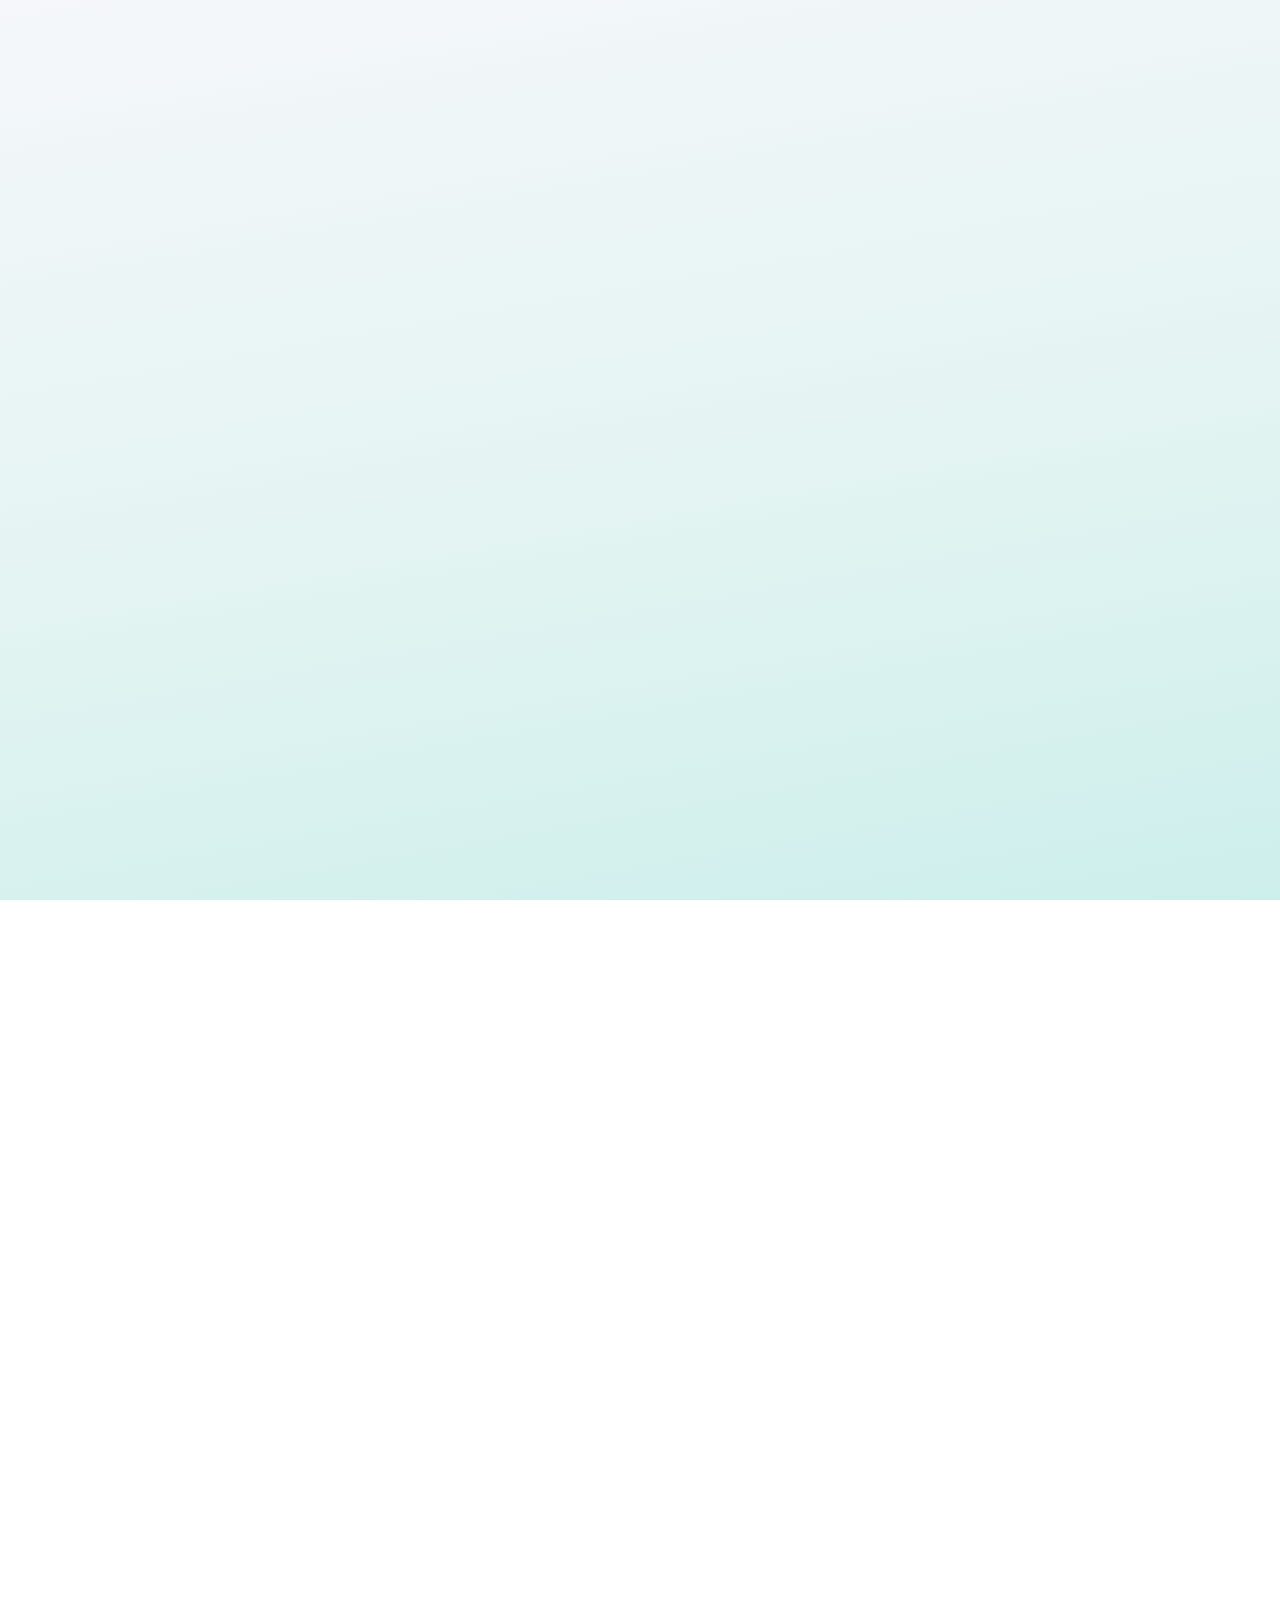
<file: marketing/video/imei.html>
<!DOCTYPE html><html lang="nl"><head><meta charset="utf-8"><link rel="stylesheet" href="common.css"><script src="common.js"></script>
<style>
#ic{left:50%;top:720px;margin-left:-230px;font-size:460px;line-height:1}
.dial{position:absolute;inset:0;background:#fff;display:flex;flex-direction:column;align-items:center;padding-top:200px}
.num{height:110px;font-size:76px;font-weight:500;color:#111;letter-spacing:6px}
.pad{display:grid;grid-template-columns:repeat(3,130px);gap:26px;margin-top:60px}
.k{width:130px;height:130px;border-radius:50%;background:#EEF1F4;display:flex;align-items:center;justify-content:center;font-size:56px;font-weight:500;color:#111}
.pop{position:absolute;left:40px;right:40px;top:420px;padding:40px 30px;text-align:center;border-radius:36px;background:#fff;box-shadow:0 20px 60px rgba(0,0,0,.25)}
.pop .a{font-size:34px;color:#555;font-weight:600}.pop .b{font-size:44px;font-weight:700;color:#111;margin-top:12px;letter-spacing:1px}
#hl{position:absolute;left:44px;top:1503px;width:1232px;height:192px;border:10px solid var(--teal);border-radius:30px;background:rgba(11,122,117,.08)}
#toast{position:absolute;left:50%;bottom:120px;transform:translateX(-50%);background:#222;color:#fff;font-size:30px;padding:18px 34px;border-radius:40px;white-space:nowrap}
</style></head><body><div id="stage">
<div id="h1" class="abs head"></div><div id="s1" class="abs sub"></div>
<div id="ic" class="abs">📱</div>
<div id="ph" class="abs phone"><div class="screen"><div class="island"></div>
 <div id="dial" class="dial"><div id="num" class="num"></div><div class="pad">
 <div class="k">1</div><div class="k">2</div><div class="k">3</div><div class="k">4</div><div class="k">5</div><div class="k">6</div><div class="k">7</div><div class="k">8</div><div class="k">9</div><div class="k" id="kstar">*</div><div class="k" id="k0">0</div><div class="k" id="khash">#</div></div>
 <div id="pop" class="pop"><div class="a">IMEI</div><div class="b">490154203237518</div></div></div>
 <div id="prod" class="shot"><img src="a/4-product.png"><div id="hl"></div></div>
 <div id="toast">Serienummer of IMEI gekopieerd</div></div></div>
</div><script>
window.SCENES=[[0,3],[3,7.3],[7.3,11],[11,13],[13,15.5]];
addEnd('Bonnen, garanties en serienummers op één plek');
const H=[[0,3,'Telefoon gestolen?','Dan heb je je IMEI-nummer nodig'],[3,7.3,'Bel *#06#','Je IMEI staat meteen in beeld'],
 [7.3,11,'Bewaar het in Bonvrij','Bij je telefoon, samen met de bon'],[11,13,'Altijd bij de hand','Kopiëren met één tik']];
function render(t){heads(t,H);
 const i=win(t,0,3,.25,.35);$('ic').style.opacity=i;$('ic').style.transform=`scale(${0.4+0.6*back(lin(t,.1,.7))}) rotate(${Math.sin(t*9)*6*lin(t,.8,1.2)}deg)`;
 const po=win(t,3,13.2,.35,.35);$('ph').style.opacity=po;$('ph').style.transform=`translateY(${(1-out(lin(t,3,3.6)))*700}px)`;
 const seq='*#06#';const n=Math.floor(lin(t,3.8,5.6)*5.01);$('num').textContent=seq.slice(0,n);
 ['kstar','khash','k0'].forEach(k=>$(k).style.background='#EEF1F4');
 if(n>0&&n<=5&&t<5.8){const c=seq[n-1];const id=c=='*'?'kstar':c=='#'?'khash':'k0';if(c!='6')$(id).style.background='#CDEFEC';}
 const pp=lin(t,5.9,6.3);$('pop').style.opacity=pp;$('pop').style.transform=`scale(${0.8+0.2*back(pp)})`;
 $('dial').style.opacity=1-lin(t,7.3,7.6);$('prod').style.opacity=lin(t,7.3,7.6);
 const h=lin(t,8.3,8.7);$('hl').style.opacity=h*(0.75+0.25*Math.sin(t*6));
 const z=1+0.35*ease(lin(t,8.0,8.6));const ph=$('ph');ph.style.transformOrigin='300px 0px';ph.style.transform+=` scale(${z})`;
 const ts=lin(t,11.3,11.6);$('toast').style.opacity=ts*(1-lin(t,12.6,12.9));
 renderEnd(t,13);}
window.render=render;render(0);</script></body></html>
</file>
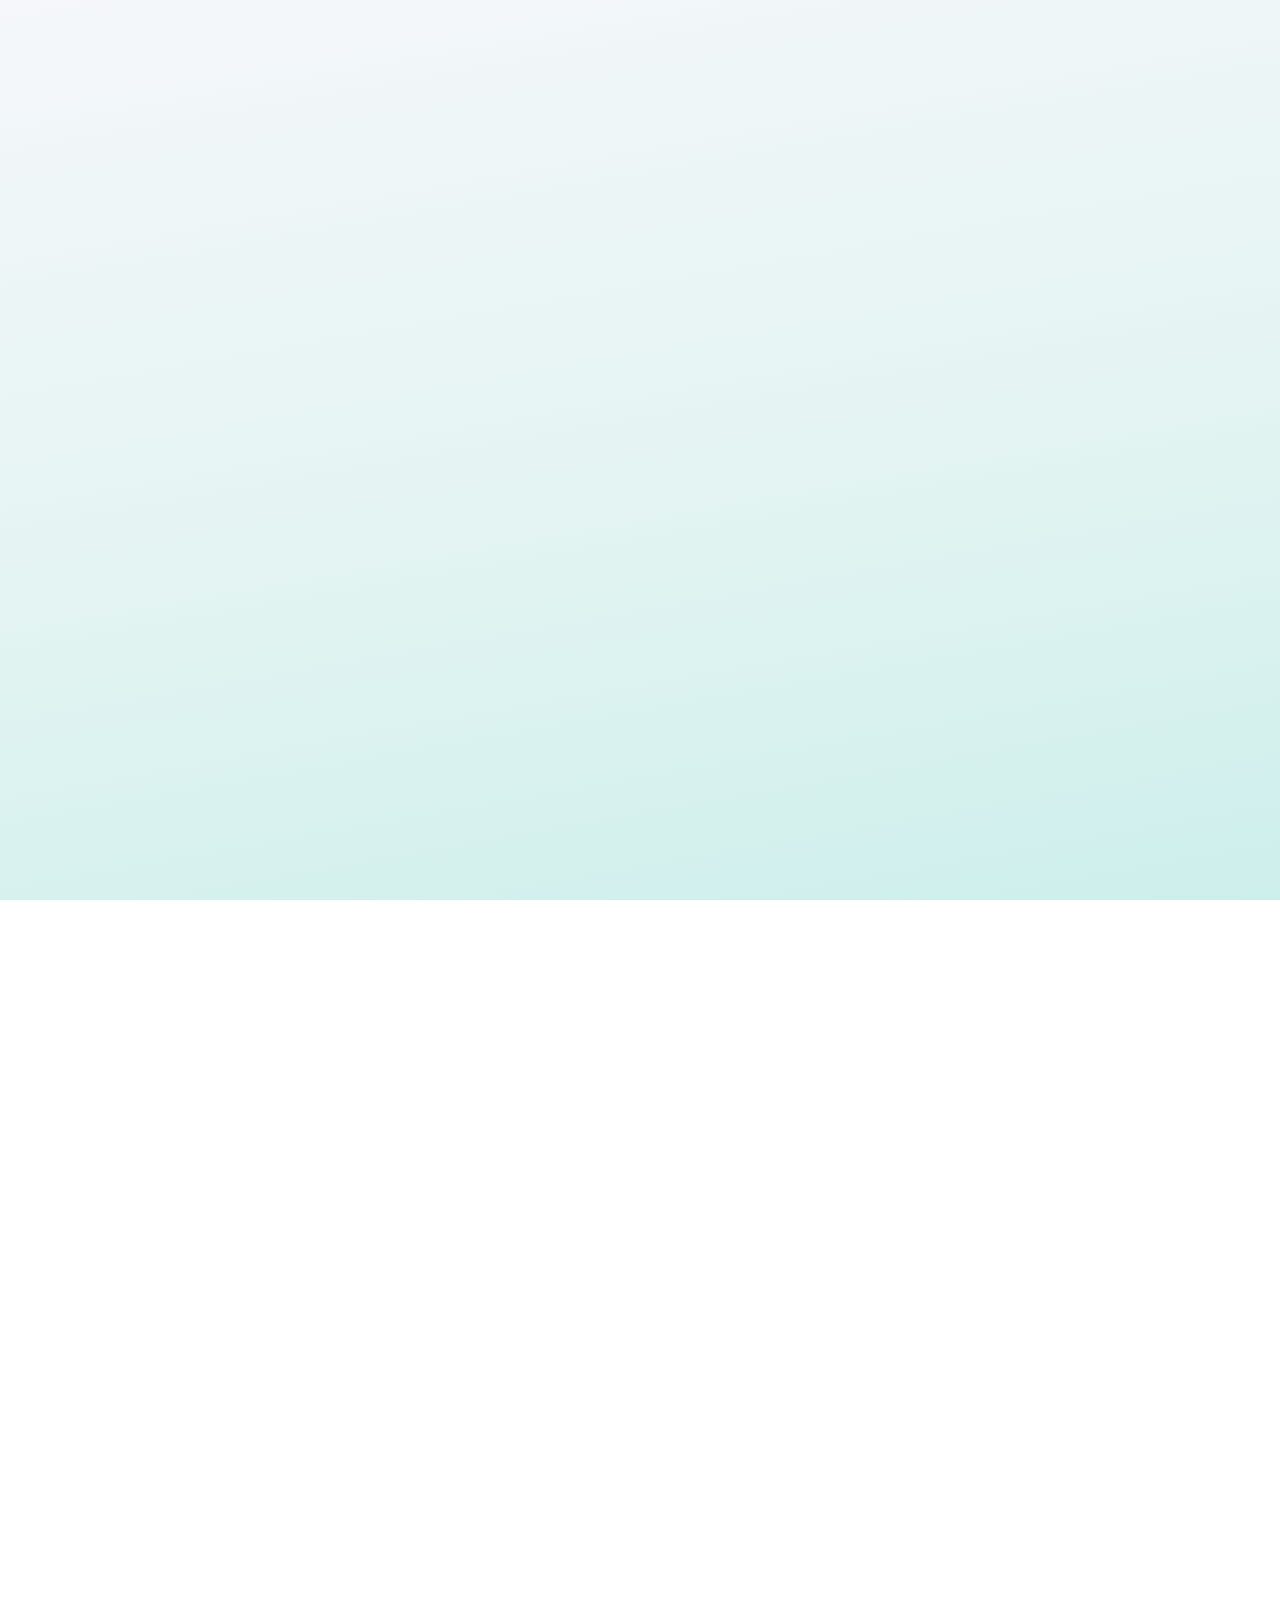
<file: marketing/video/nieuw.html>
<!DOCTYPE html><html lang="nl"><head><meta charset="utf-8"><link rel="stylesheet" href="common.css"><script src="common.js"></script>
<style>
#old{left:50%;top:640px;margin-left:-230px;width:460px;height:940px;background:#0F2A44;border-radius:70px;padding:16px}
#old .s{width:100%;height:100%;border-radius:56px;background:linear-gradient(160deg,#263c52,#0b1724);position:relative;overflow:hidden}
#crack{position:absolute;inset:0}
#fly{position:absolute;inset:0}
.mini{position:absolute;width:120px;height:160px;background:#fff;border-radius:6px;box-shadow:0 6px 16px rgba(0,0,0,.18)}
.dlg{position:absolute;left:40px;right:40px;top:450px;padding:40px 36px;border-radius:36px;background:#fff;box-shadow:0 20px 60px rgba(0,0,0,.28)}
.dlg .a{font-size:40px;font-weight:700;color:#111}.dlg .b{font-size:30px;color:#444;margin-top:16px;line-height:1.35}
.dlg .btn{margin-top:34px;margin-left:auto;width:220px;text-align:center;background:var(--teal);color:#fff;font-weight:600;font-size:32px;border-radius:40px;padding:16px 0}
#ok{left:50%;top:1420px;margin-left:-230px;width:460px;text-align:center;font-weight:700;font-size:52px;color:#fff;background:var(--teal);border-radius:60px;padding:22px 0;box-shadow:0 16px 40px rgba(11,122,117,.4);z-index:30}
</style></head><body><div id="stage">
<div id="h1" class="abs head"></div><div id="s1" class="abs sub"></div>
<div id="old" class="abs"><div class="s"><svg id="crack" viewBox="0 0 428 908"><g stroke="#cfd8e3" stroke-width="5" fill="none" stroke-linecap="round">
<path d="M250 300 L190 380 L230 450 L150 560 L190 640 L120 760"/><path d="M250 300 L330 250 L400 270"/><path d="M230 450 L320 500 L410 470"/><path d="M190 380 L80 360 L20 400"/><path d="M150 560 L60 600"/><path d="M250 300 L270 180 L240 60"/></g></svg></div></div>
<div id="fly"></div>
<div id="ph" class="abs phone"><div class="screen"><div class="island"></div>
 <div id="w" class="shot"><img src="a/welkom.png"><div id="tap" class="tap" style="left:660px;top:2625px"></div><div id="finger" class="finger" style="left:680px;top:2640px">👆</div></div>
 <div id="dlg" class="dlg"><div class="a">Gegevens herstellen</div><div class="b">6 producten en 8 documenten gevonden.</div><div class="btn" id="btn">Herstellen</div></div>
 <div id="home" class="shot"><img src="a/1-home.png"></div></div></div>
<div id="ok" class="abs">✓ Alles terug</div>
</div><script>
window.SCENES=[[0,3.4],[3.4,6.4],[6.4,10.4],[10.4,13],[13,15.5]];
addEnd('Je bonnen en garanties veilig op je telefoon');
const H=[[0,3.4,'Telefoon kapot?',''],[3.4,6.4,'Al je bonnen kwijt?','Niet met een reservekopie'],
 [6.4,10.4,'Nieuwe telefoon?','Tik op "Ik heb een reservekopie"'],[10.4,13,'Alles staat er weer','Producten, bonnen en garanties']];
const minis=[];for(let i=0;i<9;i++){const m=document.createElement('div');m.className='mini';$('fly').appendChild(m);minis.push({m,a:-1.2+i*0.3,s:600+(i%3)*160});}
function render(t){heads(t,H);
 const o=win(t,0,6.4,.3,.35);$('old').style.opacity=o;
 const shake=Math.sin(lin(t,0.9,1.5)*Math.PI*10)*14*(1-lin(t,1.3,1.6));$('old').style.transform=`translateX(${shake}px) rotate(${shake*0.3}deg)`;
 const c=lin(t,0.9,1.15);$('crack').style.opacity=c;
 minis.forEach((q,i)=>{const p=lin(t,3.6+i*0.06,5.6+i*0.06);const r=out(p)*q.s;
  q.m.style.left=(480+Math.sin(q.a)*r)+'px';q.m.style.top=(1050-Math.cos(q.a)*r*0.9+p*p*500)+'px';q.m.style.opacity=(p>0&&p<1)?1-p:0;q.m.style.transform=`rotate(${p*360*(i%2?1:-1)}deg)`;});
 const po=win(t,6.4,13.2,.35,.35);$('ph').style.opacity=po;$('ph').style.transform=`translateY(${(1-out(lin(t,6.4,7.0)))*700}px)`;
 const tapT=8.0;const tp=lin(t,tapT,tapT+.45);$('tap').style.opacity=(t>tapT&&t<tapT+.6)?1-tp:0;$('tap').style.transform=`scale(${0.4+tp*1.4})`;
 const fg=lin(t,7.3,7.8);$('finger').style.opacity=Math.min(fg,1-lin(t,8.3,8.5));$('finger').style.transform=`translate(${(1-out(fg))*200}px,${(1-out(fg))*300}px)`;
 const d=lin(t,8.5,8.9);$('dlg').style.opacity=d*(1-lin(t,10.2,10.4));$('dlg').style.transform=`scale(${0.85+0.15*back(d)})`;
 $('btn').style.background=(t>9.6&&t<10.1)?'#065e5a':'#0B7A75';$('btn').style.transform=`scale(${1-0.08*Math.sin(lin(t,9.6,10)*Math.PI)})`;
 $('w').style.opacity=1-lin(t,10.2,10.5);$('home').style.opacity=lin(t,10.2,10.5);
 const k=lin(t,10.8,11.2);$('ok').style.opacity=k*(1-lin(t,12.8,13));$('ok').style.transform=`scale(${0.7+0.3*back(k)})`;
 renderEnd(t,13);}
window.render=render;render(0);</script></body></html>
</file>
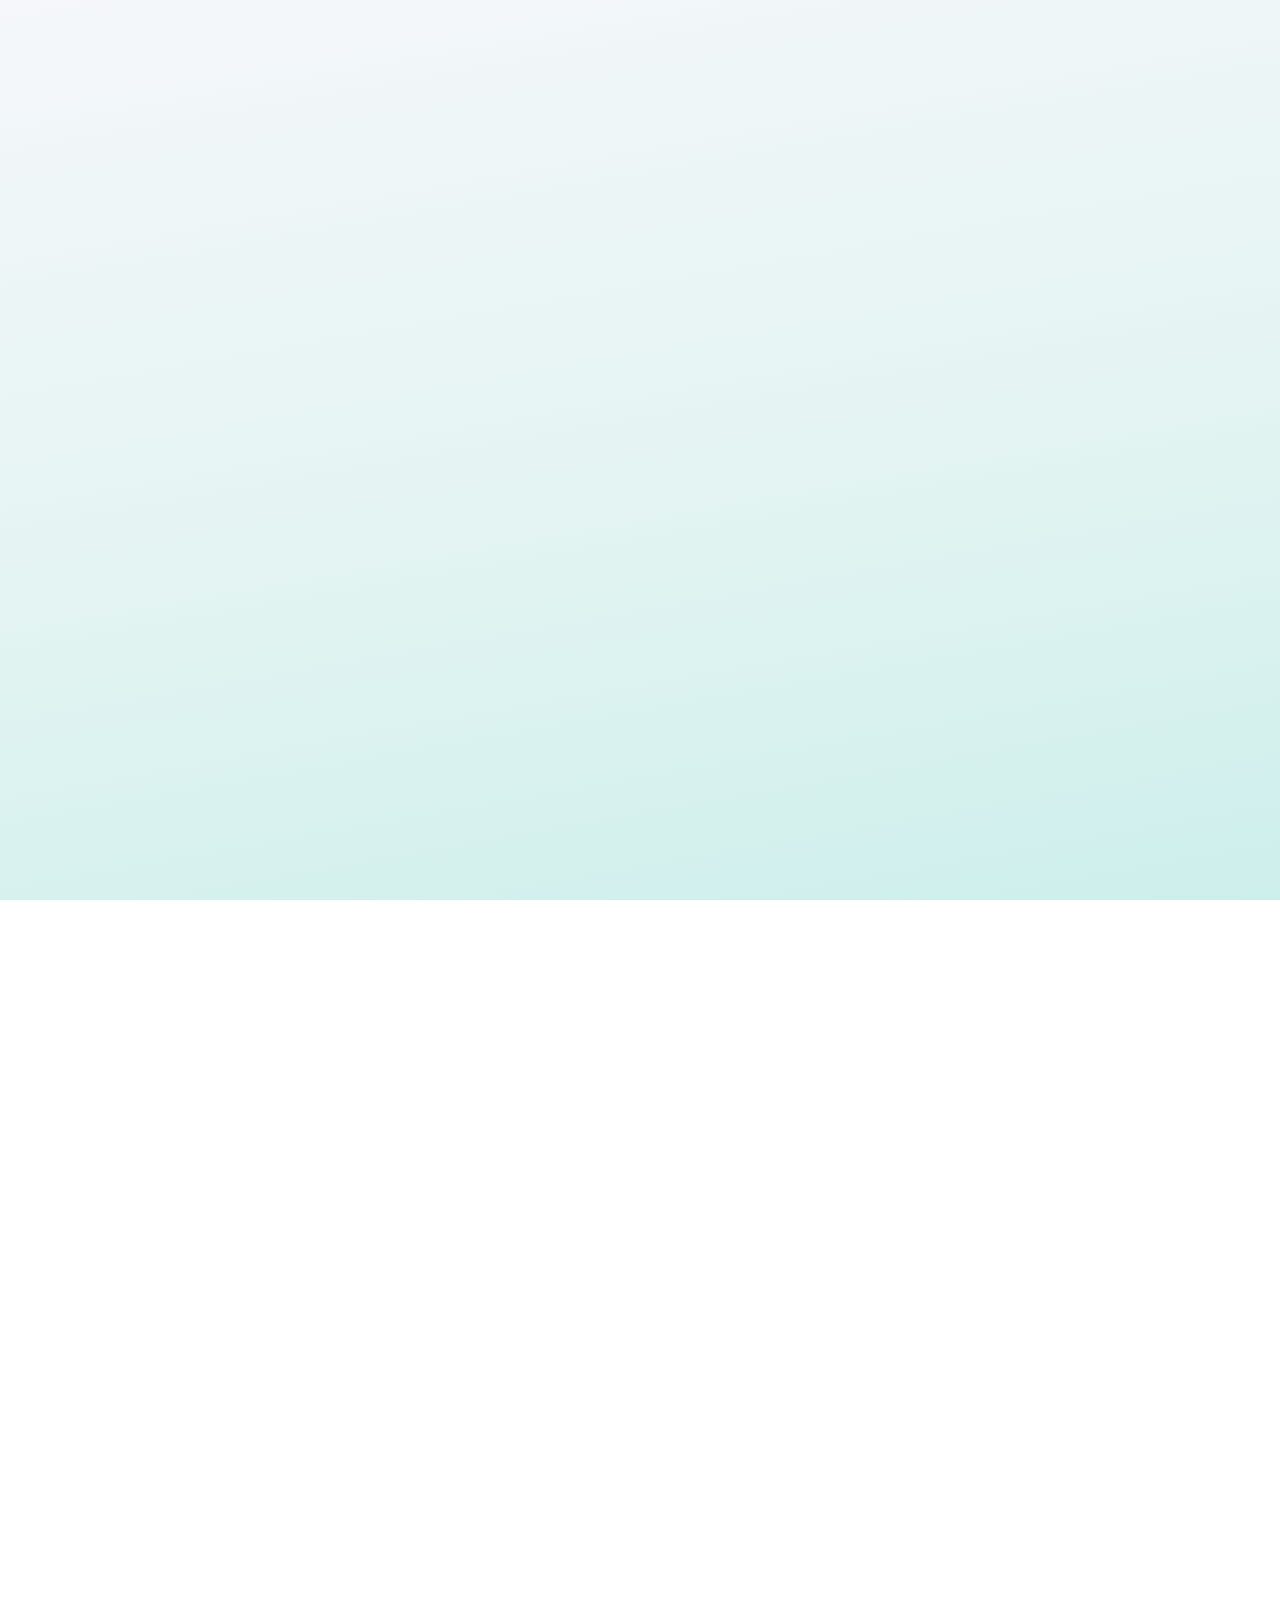
<file: marketing/video/privacy.html>
<!DOCTYPE html><html lang="nl"><head><meta charset="utf-8"><link rel="stylesheet" href="common.css"><script src="common.js"></script>
<style>
#su{left:50%;top:620px;margin-left:-330px;width:660px;padding:50px 50px 60px}
#su .tt{font-size:48px;font-weight:700;color:#111}#su .f{height:96px;border:3px solid #d6dbe1;border-radius:20px;margin-top:30px;font-size:34px;color:#8a95a2;padding:0 28px;display:flex;align-items:center}
#su .bt{margin-top:40px;height:100px;border-radius:50px;background:#3b4a5a;color:#fff;font-size:36px;font-weight:600;display:flex;align-items:center;justify-content:center}
.ad{position:absolute;width:460px;padding:30px;border-radius:28px;background:#fff;box-shadow:0 20px 50px rgba(0,0,0,.25);text-align:center}
.ad .tag{display:inline-block;background:#F2A33A;color:#fff;font-weight:700;font-size:26px;padding:6px 18px;border-radius:12px}
.ad .x{position:absolute;right:20px;top:14px;font-size:36px;color:#999}
.ad .big{font-size:52px;font-weight:700;color:#E2574C;margin-top:18px}.ad .sm{font-size:28px;color:#555;margin-top:8px}
#pills{left:0;right:0;top:1240px;display:flex;flex-direction:column;align-items:center;gap:22px;z-index:30}
#pills div{background:#fff;border-radius:44px;padding:20px 40px;font-weight:600;font-size:42px;color:var(--teal);box-shadow:0 12px 30px rgba(15,42,68,.15)}
</style></head><body><div id="stage">
<div id="h1" class="abs head"></div><div id="s1" class="abs sub"></div>
<div id="su" class="abs card"><div class="tt">Account aanmaken</div><div class="f">E-mailadres</div><div class="f">Wachtwoord</div><div class="f">Telefoonnummer</div><div class="bt">Registreren</div></div>
<div id="ads"></div>
<div id="ph" class="abs phone"><div class="screen"><div class="island"></div><div id="w" class="shot"><img src="a/welkom.png"></div><div id="home" class="shot"><img src="a/1-home.png"></div></div></div>
<div id="pills" class="abs"><div>🔒 Geen account</div><div>🚫 Geen reclame</div><div>📱 Alles op je eigen telefoon</div></div>
</div><script>
window.SCENES=[[0,3.3],[3.3,6.6],[6.6,10],[10,13],[13,15.5]];
addEnd('Je bonnen blijven van jou');
const H=[[0,3.3,'Weer een app met een account?','E-mail, wachtwoord, telefoonnummer…'],[3.3,6.6,'En overal reclame…',''],
 [6.6,10,'Bonvrij doet het anders','Openen en meteen beginnen'],[10,13,'Je bonnen blijven van jou','Wij krijgen niets te zien']];
const adData=[[80,560,-8,'50% KORTING!','Alleen vandaag'],[540,760,7,'WIN NU!','Klik hier'],[140,1020,4,'NIEUW!','Download nu'],[520,1260,-6,'GRATIS!','Bijna op'],[100,1450,9,'SUPER DEAL','Nu kopen']];
const ads=adData.map(([x,y,r,b,s])=>{const d=document.createElement('div');d.className='ad';d.innerHTML=`<div class="x">✕</div><div class="tag">ADVERTENTIE</div><div class="big">${b}</div><div class="sm">${s}</div>`;
 d.style.left=x+'px';d.style.top=y+'px';$('ads').appendChild(d);return {d,r};});
function render(t){heads(t,H);
 const s=win(t,0,3.6,.3,.35);$('su').style.opacity=s;$('su').style.transform=`translateY(${(1-out(lin(t,0,.6)))*90}px) rotate(${Math.sin(lin(t,1.4,2.2)*Math.PI*6)*2}deg)`;
 ads.forEach((a,i)=>{const p=lin(t,3.5+i*0.32,3.8+i*0.32);const away=ease(lin(t,6.3,6.9));
  a.d.style.opacity=p*(1-away);a.d.style.transform=`scale(${0.3+0.7*back(p)}) rotate(${a.r}deg) translateX(${away*(i%2?1300:-1300)}px)`;});
 const po=win(t,6.6,13.2,.35,.35);$('ph').style.opacity=po;$('ph').style.transform=`translateY(${(1-out(lin(t,6.6,7.2)))*700}px)`;
 $('w').style.opacity=1-lin(t,8.6,8.9);$('home').style.opacity=lin(t,8.6,8.9);
 document.querySelectorAll('#pills div').forEach((p,i)=>{const q=lin(t,10.2+i*.3,10.6+i*.3);p.style.opacity=q*(1-lin(t,12.8,13));p.style.transform=`translateY(${(1-out(q))*40}px) scale(${0.9+0.1*back(q)})`;});
 renderEnd(t,13);}
window.render=render;render(0);</script></body></html>
</file>
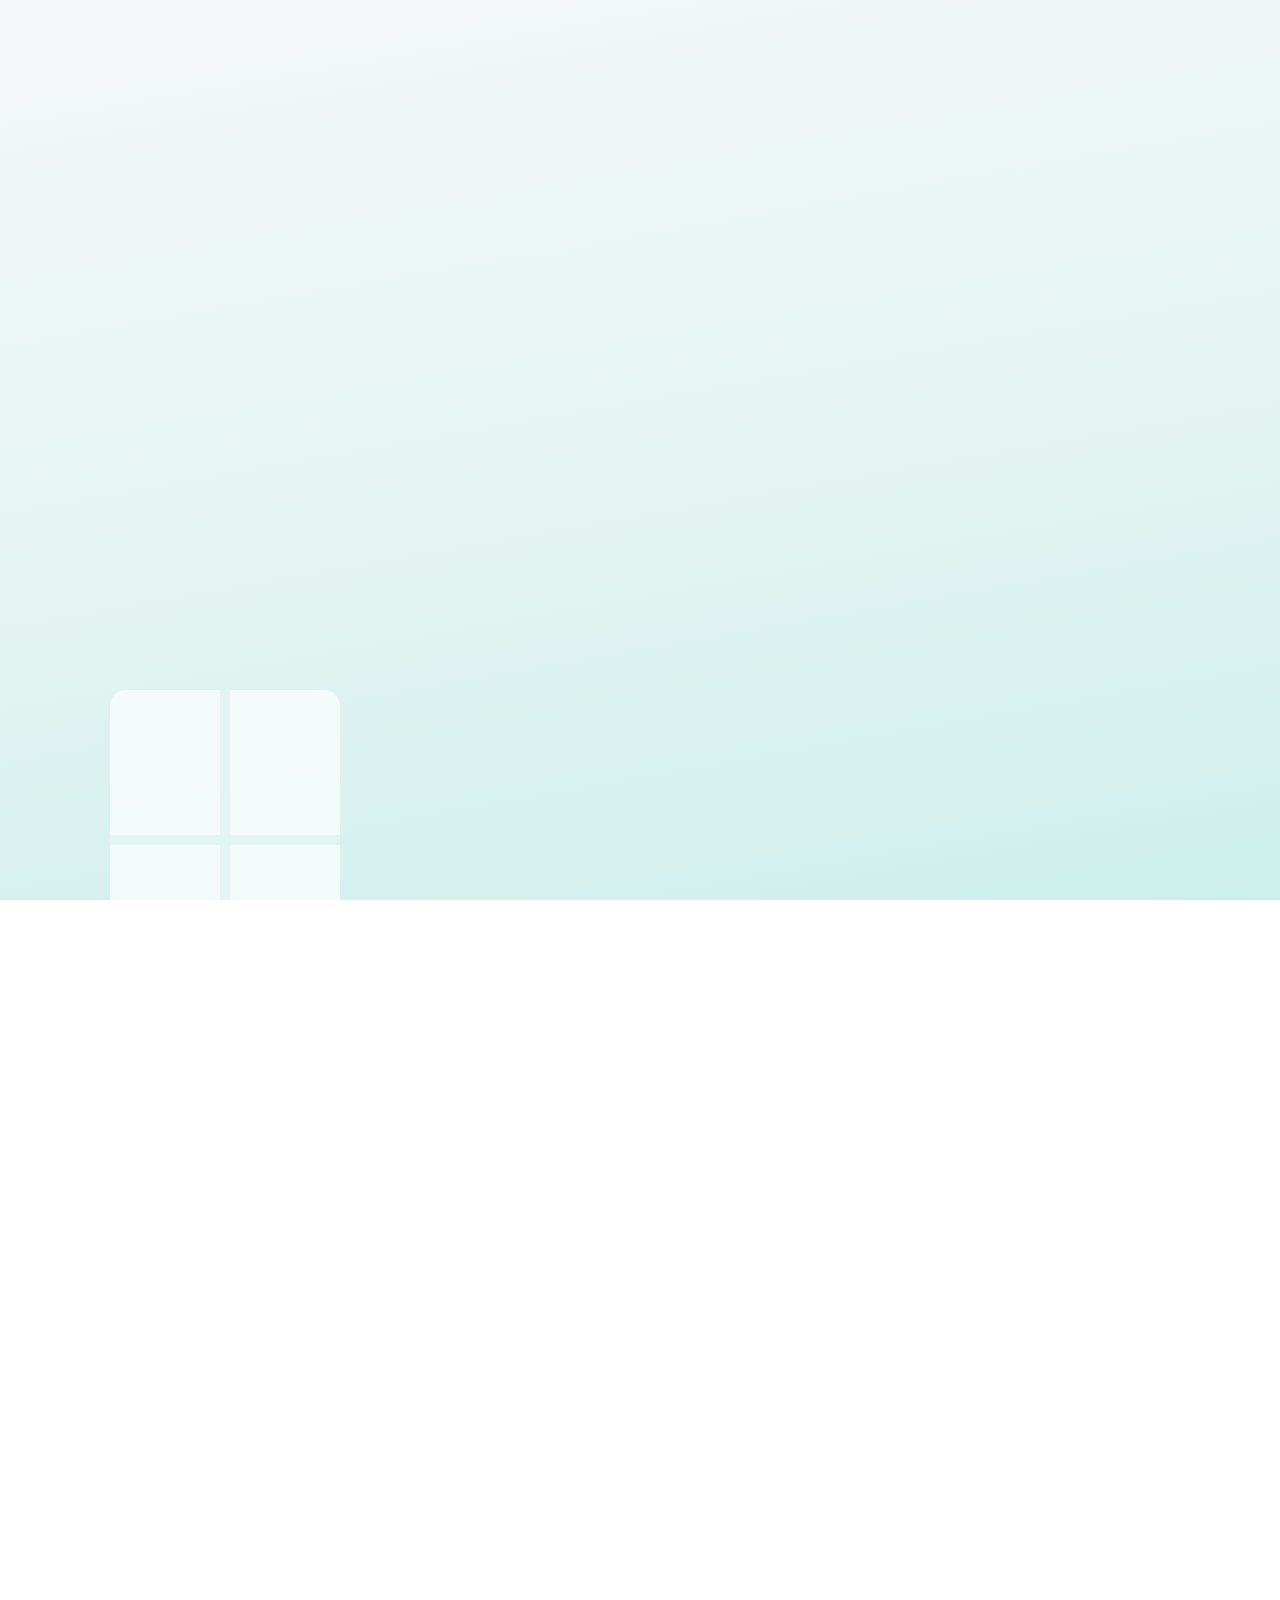
<file: marketing/video/sam.html>
<!DOCTYPE html><html lang="nl"><head><meta charset="utf-8"><link rel="stylesheet" href="common.css"><script src="common.js"></script>
<style>
svg#w{position:absolute;left:0;top:0;width:1080px;height:1920px}
#bubble{left:470px;top:560px;width:520px;padding:34px 30px;background:#fff;border-radius:40px;font-weight:700;font-size:52px;color:var(--navy);text-align:center;box-shadow:0 14px 40px rgba(15,42,68,.18);z-index:30}
#bubble:after{content:'';position:absolute;left:70px;bottom:-34px;border:24px solid transparent;border-top:34px solid #fff}
#found{left:50%;top:560px;margin-left:-330px;width:660px;padding:34px;display:flex;gap:26px;align-items:center;z-index:30}
#found img{width:130px;height:130px;border-radius:30px}
#found .a{font-size:40px;font-weight:700;color:var(--navy)}#found .b{font-size:32px;color:var(--teal);font-weight:600;margin-top:6px}
#found .c{font-size:26px;color:var(--muted);margin-top:4px}
</style></head><body><div id="stage">
<div id="h1" class="abs head"></div><div id="s1" class="abs sub"></div>
<svg id="w" viewBox="0 0 1080 1920">
 <g id="room">
  <rect x="0" y="1560" width="1080" height="360" fill="#DCEFEA"/>
  <rect x="0" y="1552" width="1080" height="12" fill="#B9DDD6"/>
  <rect x="110" y="690" width="230" height="300" rx="16" fill="#fff" opacity=".7"/><rect x="110" y="835" width="230" height="10" fill="#E3F4F2"/><rect x="220" y="690" width="10" height="300" fill="#E3F4F2"/>
 </g>
 <g id="tvset" transform="translate(760 1160)">
  <rect x="-60" y="300" width="300" height="100" rx="14" fill="#9C7A5B"/>
  <rect x="-140" y="40" width="460" height="270" rx="20" fill="#0F2A44"/>
  <rect id="tvscreen" x="-120" y="58" width="420" height="230" rx="10" fill="url(#g1)"/>
  <g id="tvcrack" stroke="#fff" stroke-width="5" fill="none" stroke-linecap="round"><path d="M90 120 L60 170 L100 210 L40 270"/><path d="M90 120 L170 90 L250 110"/><path d="M100 210 L190 230 L280 200"/><path d="M60 170 L-40 160 L-100 200"/></g>
  <g id="smoke" fill="#9aa5b1"><circle cx="40" cy="20" r="30"/><circle cx="90" cy="0" r="40"/><circle cx="150" cy="15" r="28"/></g>
 </g>
 <defs><linearGradient id="g1" x1="0" y1="0" x2="1" y2="1"><stop offset="0" stop-color="#3FA9F5"/><stop offset=".5" stop-color="#7C5CFF"/><stop offset="1" stop-color="#F2A33A"/></linearGradient></defs>
 <g id="drawer" transform="translate(150 1250)">
  <rect x="0" y="0" width="420" height="300" rx="16" fill="#9C7A5B"/><rect x="20" y="20" width="380" height="110" rx="10" fill="#7C6049"/><rect x="170" y="70" width="80" height="18" rx="9" fill="#6E553F"/>
  <rect x="20" y="160" width="380" height="110" rx="10" fill="#8A6B4F"/><rect x="170" y="205" width="80" height="18" rx="9" fill="#6E553F"/>
 </g>
 <g id="papers"></g>
 <g id="people"></g>
 <g id="counter" transform="translate(0 1180)">
  <rect x="560" y="120" width="520" height="260" rx="18" fill="#0F2A44"/><rect x="540" y="100" width="560" height="40" rx="14" fill="#1E4466"/>
  <rect x="640" y="-440" width="320" height="90" rx="20" fill="#0B7A75"/><text x="800" y="-380" text-anchor="middle" font-family="P" font-weight="700" font-size="46" fill="#fff">SERVICE</text>
 </g>
 <g id="box"><rect x="-130" y="-110" width="260" height="190" rx="12" fill="#C99A6B"/><rect x="-130" y="-110" width="260" height="34" fill="#B58757"/><text x="0" y="30" text-anchor="middle" font-family="P" font-weight="700" font-size="64" fill="#7A5634">TV</text></g>
 <g id="phoneS"><rect x="-38" y="-70" width="76" height="140" rx="16" fill="#0F2A44"/><rect x="-30" y="-60" width="60" height="120" rx="10" fill="#CDEFEC"/><circle id="glow" cx="0" cy="0" r="120" fill="#3FE0D0" opacity=".25"/></g>
 <g id="drops" fill="#6EC3F0"><path d="M0 0 C -14 22 -14 38 0 40 C 14 38 14 22 0 0Z"/></g>
</svg>
<div id="bubble" class="abs">Waar is die bon?! 😩</div>
<div id="found" class="abs card"><img src="a/icoon-512.png"><div><div class="a">Televisie</div><div class="b">✓ Garantie tot juli 2028</div><div class="c">Kassabon bewaard · Elektro Noord</div></div></div>
</div><script>
window.SCENES=[[0,4],[4,7.6],[7.6,11.2],[11.2,15],[15,18],[18,20.5]];
addEnd('Nooit meer zoeken naar je bon');
const NS='http://www.w3.org/2000/svg';
function el(tag,attrs,parent){const e=document.createElementNS(NS,tag);for(const k in attrs)e.setAttribute(k,attrs[k]);parent&&parent.appendChild(e);return e;}
function person(id,shirt,hair,pants){const g=el('g',{id},$('people'));
 const legL=el('g',{},g),legR=el('g',{},g);
 for(const [lg,x] of [[legL,-34],[legR,34]]){lg.dataset.x=x;el('line',{x1:x,y1:-190,x2:x,y2:-20,stroke:pants,'stroke-width':48,'stroke-linecap':'round'},lg);el('ellipse',{cx:x+12,cy:-8,rx:40,ry:20,fill:'#26323f'},lg);}
 el('rect',{x:-88,y:-440,width:176,height:280,rx:64,fill:shirt},g);
 const armL=el('g',{},g),armR=el('g',{},g);
 for(const [ag,x] of [[armL,-78],[armR,78]]){ag.dataset.x=x;el('line',{x1:x,y1:-400,x2:x,y2:-250,stroke:shirt,'stroke-width':44,'stroke-linecap':'round'},ag);el('circle',{cx:x,cy:-232,r:26,fill:'#F2C9A0'},ag);}
 const head=el('g',{},g);
 el('circle',{cx:0,cy:-545,r:100,fill:'#F2C9A0'},head);
 el('path',{d:'M-100 -560 C -100 -680 100 -680 100 -560 C 70 -610 -40 -630 -100 -560Z',fill:hair},head);
 el('circle',{cx:-34,cy:-548,r:11,fill:'#1d2733'},head);el('circle',{cx:34,cy:-548,r:11,fill:'#1d2733'},head);
 el('circle',{cx:-60,cy:-515,r:14,fill:'#F4A7A0',opacity:.6},head);el('circle',{cx:60,cy:-515,r:14,fill:'#F4A7A0',opacity:.6},head);
 const smile=el('path',{d:'M-34 -500 Q0 -466 34 -500',stroke:'#1d2733','stroke-width':8,fill:'none','stroke-linecap':'round'},head);
 const oh=el('ellipse',{cx:0,cy:-490,rx:16,ry:22,fill:'#1d2733'},head);
 const sad=el('path',{d:'M-30 -480 Q0 -505 30 -480',stroke:'#1d2733','stroke-width':8,fill:'none','stroke-linecap':'round'},head);
 return {g,legL,legR,armL,armR,head,smile,oh,sad};}
const sam=person('sam','#0B7A75','#3b2a20','#0F2A44');
const clerk=person('clerk','#F2A33A','#1d2733','#4A5B6E');
function pose(p,{x=540,y=1560,s=1,legL=0,legR=0,armL=0,armR=0,mouth='smile',head=0,o=1}){
 p.g.setAttribute('transform',`translate(${x} ${y}) scale(${s})`);p.g.setAttribute('opacity',o);
 p.legL.setAttribute('transform',`rotate(${legL} ${p.legL.dataset.x} -190)`);p.legR.setAttribute('transform',`rotate(${legR} ${p.legR.dataset.x} -190)`);
 p.armL.setAttribute('transform',`rotate(${armL} ${p.armL.dataset.x} -400)`);p.armR.setAttribute('transform',`rotate(${armR} ${p.armR.dataset.x} -400)`);
 p.head.setAttribute('transform',`rotate(${head} 0 -545)`);
 p.smile.setAttribute('opacity',mouth=='smile'?1:0);p.oh.setAttribute('opacity',mouth=='oh'?1:0);p.sad.setAttribute('opacity',mouth=='sad'?1:0);}
const papers=[];for(let i=0;i<10;i++){const r=el('rect',{width:80,height:110,rx:6,fill:'#fff',stroke:'#d9dde2','stroke-width':3},$('papers'));papers.push({r,a:-0.9+i*0.2,s:500+(i%4)*90});}
const H=[[0,4,'Sam koopt een nieuwe tv','Blij! 📺'],[4,7.6,'8 maanden later…','De tv doet het niet meer'],[7.6,11.2,'Garantie! Maar…',''],
 [11.2,15,'Gelukkig: Bonvrij','De bon staat gewoon op z\'n telefoon'],[15,18,'Geregeld. 😎','Nieuwe tv onder garantie']];
const show=(id,o)=>$(id).setAttribute('opacity',o);
function render(t){heads(t,H);
 const sc=t<4?0:t<7.6?1:t<11.2?2:t<15?3:4;
 // room elements per scene
 show('tvset',win(t,4,7.6,.3,.3));show('drawer',win(t,7.6,11.2,.3,.3));show('counter',win(t,15,18.2,.3,.3));
 show('room',1-lin(t,18,18.3));
 // TV state
 const broke=lin(t,5.2,5.4);$('tvscreen').setAttribute('fill',broke>0.5?'#111':'url(#g1)');show('tvcrack',broke);
 const sm=lin(t,5.3,7.4);$('smoke').setAttribute('transform',`translate(0 ${-sm*160}) scale(${1+sm*0.6})`);show('smoke',(t>5.3&&t<7.5)?(1-sm)*0.9:0);
 // box
 let boxO=0,bx=0,by=0;
 // sam per scene
 if(sc==0){const wx=-200+out(lin(t,0,2.6))*640;const w=Math.sin(t*9)*(1-lin(t,2.4,2.8));
  pose(sam,{x:wx,legL:w*18,legR:-w*18,armL:-38,armR:38,mouth:'smile',head:Math.sin(t*4)*3});boxO=win(t,0,4,.01,.3);bx=wx;by=1560-330;
  sam.g.setAttribute('opacity',win(t,0,4,.01,.3));}
 else if(sc==1){const shock=lin(t,5.3,5.6);pose(sam,{x:330,armL:shock*-150,armR:shock*150,mouth:shock>0?'oh':'smile',head:Math.sin(lin(t,5.6,6.4)*Math.PI*4)*6*shock,o:win(t,4,7.6,.3,.3)});}
 else if(sc==2){const f=Math.sin(t*14);pose(sam,{x:700,armL:-60+f*40,armR:60-f*40,mouth:'sad',head:f*5,o:win(t,7.6,11.2,.3,.3)});}
 else if(sc==3){const j=Math.abs(Math.sin(lin(t,13.2,14.6)*Math.PI*2))*lin(t,13.2,13.4)*(1-lin(t,14.5,14.7));
  pose(sam,{x:540,y:1560-j*120,armL:t>13.2?150:-20,armR:-150,mouth:t>13.2?'smile':'oh',o:win(t,11.2,15,.3,.3)});
  window._jy=j*120;}
 else {pose(sam,{x:330,armL:-15,armR:t>16.4?-155:-60,mouth:'smile',o:win(t,15,18.2,.3,.3)});}
 pose(clerk,{x:820,y:1520,s:0.9,armL:t>15.6?-70:-10,armR:-10,mouth:'smile',o:sc==4?win(t,15,18.2,.3,.3):0});
 // box: scene0 carried, scene4 handed over
 if(sc==4){const h=ease(lin(t,15.6,16.4));boxO=win(t,15,18.2,.3,.3);bx=720-h*390;by=1180-h*-50;}
 $('box').setAttribute('transform',`translate(${bx} ${by})`);show('box',boxO);
 // phone in hand scene3
 const ph=lin(t,11.8,12.3);$('phoneS').setAttribute('transform',`translate(702 ${1015-(window._jy||0)+(1-out(ph))*200})`);show('phoneS',sc==3?ph*win(t,11.2,15,.3,.3):0);
 $('glow').setAttribute('r',100+Math.sin(t*6)*20);
 // papers scene2
 papers.forEach((q,i)=>{const p=lin(t,8.2+i*0.22,9.6+i*0.22);const r=out(p)*q.s;
  q.r.setAttribute('transform',`translate(${360+Math.sin(q.a)*r} ${1250-Math.cos(q.a)*r+p*p*500}) rotate(${p*400*(i%2?1:-1)})`);q.r.setAttribute('opacity',(p>0&&p<1&&t<11.2)?1-p*0.6:0);});
 // drops when shocked / searching
 const dO=(t>5.4&&t<7.4)||(t>8&&t<11)?1:0;const dx=t<7.6?330:700;$('drops').setAttribute('transform',`translate(${dx+115} ${1560-640+((t*3)%1)*40})`);show('drops',dO);
 const b=lin(t,8.0,8.35);$('bubble').style.opacity=b*(1-lin(t,10.9,11.2));$('bubble').style.transform=`scale(${0.6+0.4*back(b)})`;
 const fo=lin(t,12.4,12.8);$('found').style.opacity=fo*(1-lin(t,14.7,15));$('found').style.transform=`scale(${0.8+0.2*back(fo)})`;
 renderEnd(t,18);}
window.render=render;render(0);</script></body></html>
</file>
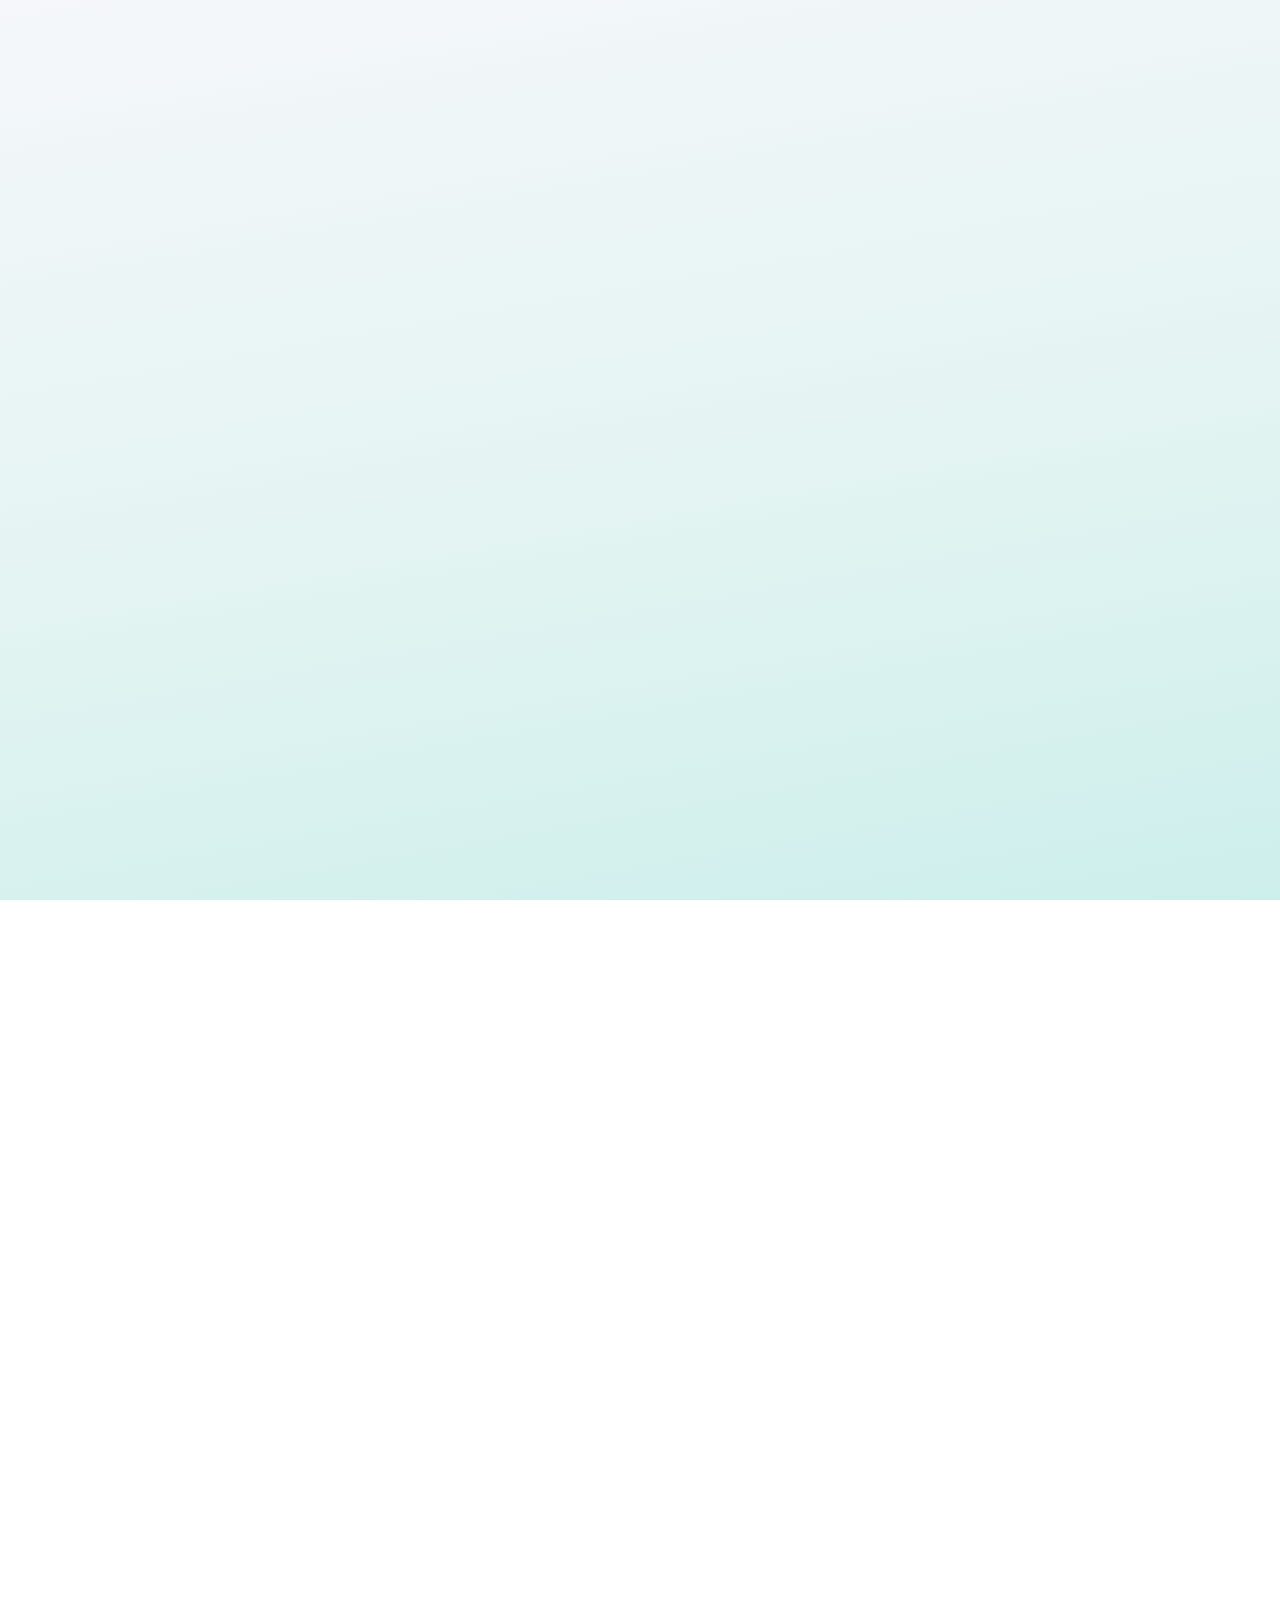
<file: marketing/video/vervaagd.html>
<!DOCTYPE html><html lang="nl"><head><meta charset="utf-8"><link rel="stylesheet" href="common.css"><script src="common.js"></script>
<style>
#rc{left:50%;top:620px;width:520px;margin-left:-260px;transform-origin:50% 0}
#rc .ink{transition:none}
#cal{left:50%;top:1420px;margin-left:-260px;width:520px;text-align:center;font-weight:700;font-size:64px;color:var(--teal)}
#q{left:50%;top:880px;margin-left:-120px;width:240px;height:240px;border-radius:50%;background:var(--red);color:#fff;font-size:170px;font-weight:700;text-align:center;line-height:240px}
</style></head><body><div id="stage">
<div id="h1" class="abs head"></div><div id="s1" class="abs sub"></div>
<div id="rc" class="abs receipt"><div class="ink"><div class="t">ELEKTRO NOORD</div><div style="text-align:center;font-size:24px;color:#444;margin-top:8px">19-10-2026 &nbsp; 14:32</div>
<div class="l"></div><div style="display:flex;justify-content:space-between;font-size:28px;color:#222"><span>Draadloze koptelefoon</span><span>149,00</span></div>
<div style="font-size:22px;color:#444;margin-top:6px">Model: SN-WH7 · S/N: SNR-7731-4420</div><div class="l" style="width:70%"></div>
<div class="tot"><span>TOTAAL</span><span>€ 149,00</span></div><div style="text-align:center;font-size:22px;color:#555;margin-top:24px">Bedankt voor je aankoop!</div></div></div>
<div id="cal" class="abs"></div><div id="q" class="abs">?</div>
<div id="ph" class="abs phone"><div class="screen"><div class="island"></div><div class="shot"><img src="a/4-product.png"></div></div></div>
</div><script>
window.SCENES=[[0,3],[3,6.5],[6.5,9.3],[9.3,13],[13,15.5]];
addEnd('Je bonnen en garanties veilig op je telefoon');
const H=[[0,3,'Je bon in een la bewaren?','Lijkt veilig…'],[3,6.5,'Kassabonnen vervagen','Het papier verkleurt door warmte en licht'],
 [6.5,9.3,'Garantie nodig?','En dan is de bon onleesbaar'],[9.3,13,'Scan hem op dag 1','Bonvrij bewaart een scherpe kopie']];
function render(t){heads(t,H);
 const ro=win(t,0,9.3,.35,.35);$('rc').style.opacity=ro;
 const age=lin(t,3.3,6.6);$('rc').querySelector('.ink').style.opacity=1-age*0.97;
 $('rc').style.background=`rgb(${255-age*12},${255-age*22},${255-age*60})`;
 $('rc').style.transform=`translateY(${(1-out(lin(t,0,.6)))*80}px) rotate(${age*-3}deg)`;
 const labels=['Vandaag','1 maand later','6 maanden later','1 jaar later'];
 const li=Math.min(3,Math.floor(lin(t,3.0,6.6)*4));$('cal').textContent=t<3?'':labels[li];$('cal').style.opacity=win(t,3,6.5,.3,.3);
 const q=lin(t,7.0,7.35);$('q').style.opacity=q*(1-lin(t,9.0,9.3));$('q').style.transform=`scale(${back(q)}) rotate(${Math.sin(lin(t,7.4,8.2)*Math.PI*4)*8}deg)`;
 const po=win(t,9.3,13.2,.35,.35);$('ph').style.opacity=po;$('ph').style.transform=`translateY(${(1-out(lin(t,9.3,10)))*700}px)`;
 renderEnd(t,13);}
window.render=render;render(0);</script></body></html>
</file>
<file: website/assets/style.css>
@font-face { font-family: "Poppins"; src: url("Poppins-Regular.ttf") format("truetype"); font-weight: 400; font-display: swap; }
@font-face { font-family: "Poppins"; src: url("Poppins-SemiBold.ttf") format("truetype"); font-weight: 600; font-display: swap; }
@font-face { font-family: "Poppins"; src: url("Poppins-Bold.ttf") format("truetype"); font-weight: 700; font-display: swap; }

:root {
  --navy: #0F2A44;
  --muted: #4A5B6E;
  --teal: #0B7A75;
  --teal-light: #CDEFEC;
  --bg: #F5F7FA;
  --surface: #FFFFFF;
  --border: #E1E7EE;
}

* { box-sizing: border-box; }
html { -webkit-text-size-adjust: 100%; }
body {
  margin: 0;
  font-family: "Poppins", system-ui, -apple-system, "Segoe UI", sans-serif;
  color: var(--navy);
  background: var(--bg);
  line-height: 1.6;
}
a { color: var(--teal); }
a:focus-visible, .button:focus-visible { outline: 3px solid var(--navy); outline-offset: 3px; }

.wrap { max-width: 880px; margin: 0 auto; padding: 0 16px; }

header.site { background: var(--surface); border-bottom: 1px solid var(--border); }
header.site .wrap { display: flex; align-items: center; justify-content: space-between; min-height: 64px; gap: 16px; }
.brand { display: flex; align-items: center; gap: 10px; text-decoration: none; color: var(--navy); font-weight: 700; font-size: 1.25rem; }
.brand img { width: 28px; height: 35px; }
.brand b { font-weight: 700; }
.brand span { color: var(--teal); }
nav a { margin-left: 16px; text-decoration: none; font-weight: 600; }

.hero { text-align: center; padding: 56px 0 40px; }
.hero img { width: 72px; height: 90px; }
.hero h1 { font-size: clamp(2rem, 6vw, 2.75rem); margin: 16px 0 8px; line-height: 1.2; }
.hero h1 span { color: var(--teal); }
.hero p { color: var(--muted); font-size: 1.125rem; max-width: 520px; margin: 0 auto 24px; }
.note { display: inline-block; background: var(--teal-light); color: var(--navy); padding: 8px 16px; border-radius: 999px; font-weight: 600; font-size: 0.95rem; }

.grid { display: grid; grid-template-columns: repeat(auto-fit, minmax(min(100%, 320px), 1fr)); gap: 16px; padding-bottom: 40px; }
.card { background: var(--surface); border: 1px solid var(--border); border-radius: 16px; padding: 20px; }
.card h2 { font-size: 1.05rem; margin: 8px 0 4px; }
.card p { margin: 0; color: var(--muted); }
.icon { width: 44px; height: 44px; border-radius: 12px; background: var(--teal-light); display: grid; place-items: center; font-size: 22px; }

article.doc { background: var(--surface); border: 1px solid var(--border); border-radius: 16px; padding: 24px; margin: 32px 0; }
article.doc h1 { line-height: 1.25; margin-top: 0; }
article.doc h2 { font-size: 1.15rem; margin-top: 28px; }
article.doc .updated { color: var(--muted); font-style: italic; }
.todo { background: #FFF1DC; color: #8A5300; border-radius: 8px; padding: 2px 6px; font-weight: 600; }

footer.site { color: var(--muted); font-size: 0.9rem; padding: 24px 0 40px; border-top: 1px solid var(--border); }
footer.site .wrap { display: flex; flex-wrap: wrap; gap: 8px 24px; justify-content: space-between; }

@media (max-width: 480px) {
  nav a { margin-left: 12px; }
  article.doc { padding: 18px; }
}

.stores { display: flex; flex-wrap: wrap; justify-content: center; align-items: center; gap: 14px; }
.stores { margin-top: 28px; gap: 16px; }
.badge { display: inline-block; line-height: 0; border-radius: 12px; transition: transform .15s ease; }
.badge:hover, .badge:focus-visible { transform: translateY(-2px); }
.badge img { height: 64px; width: auto; display: block; }
@media (max-width: 480px) { .stores { gap: 10px; } .badge img { height: 46px; } }
</file>
<file: marketing/video/common.css>
@font-face{font-family:P;src:url(a/Poppins-Regular.ttf);font-weight:400}
@font-face{font-family:P;src:url(a/Poppins-Medium.ttf);font-weight:500}
@font-face{font-family:P;src:url(a/Poppins-SemiBold.ttf);font-weight:600}
@font-face{font-family:P;src:url(a/Poppins-Bold.ttf);font-weight:700}
:root{--navy:#0F2A44;--teal:#0B7A75;--tc:#CDEFEC;--muted:#4A5B6E;--red:#B3261E}
*{margin:0;padding:0;box-sizing:border-box}
html,body{width:1080px;height:1920px;overflow:hidden;font-family:P,'Noto Color Emoji',sans-serif}
#stage{position:absolute;inset:0;background:linear-gradient(170deg,#F5F7FA 0%,#E3F4F2 55%,#CDEFEC 100%);overflow:hidden}
.abs{position:absolute}
.head{left:70px;right:70px;top:150px;text-align:center;color:var(--navy);font-weight:700;font-size:86px;line-height:1.12;letter-spacing:-1px;z-index:40}
.sub{left:90px;right:90px;top:372px;text-align:center;color:var(--muted);font-weight:500;font-size:42px;line-height:1.3;z-index:40}
.phone{left:50%;top:480px;width:636px;height:1340px;margin-left:-318px;background:#0F2A44;border-radius:96px;padding:18px;box-shadow:0 40px 90px rgba(15,42,68,.28)}
.screen{position:relative;width:600px;height:1304px;border-radius:74px;overflow:hidden;background:#fff}
.shot{position:absolute;left:0;top:0;width:1320px;height:2868px;transform-origin:0 0;transform:scale(.454545)}
.shot>img{position:absolute;left:0;top:0;width:1320px;height:2868px}
.island{position:absolute;left:50%;top:22px;width:190px;height:52px;margin-left:-95px;background:#0F2A44;border-radius:30px;z-index:5}
.tap{position:absolute;width:150px;height:150px;margin:-75px 0 0 -75px;border-radius:50%;border:10px solid rgba(11,122,117,.9);background:rgba(11,122,117,.18)}
.finger{position:absolute;font-size:150px;margin:-10px 0 0 -40px}
.receipt{background:#fff;padding:40px 36px 50px;box-shadow:0 20px 50px rgba(0,0,0,.15);border-radius:6px}
.receipt .t{font-weight:700;font-size:34px;text-align:center;color:#222;letter-spacing:2px}
.receipt .l{height:14px;background:#d9dde2;border-radius:7px;margin:18px 0}
.receipt .tot{display:flex;justify-content:space-between;font-weight:700;font-size:30px;color:#222;margin-top:26px}
#end{inset:0;display:flex;flex-direction:column;align-items:center;justify-content:center;text-align:center;opacity:0;z-index:50;background:linear-gradient(170deg,#F5F7FA 0%,#E3F4F2 55%,#CDEFEC 100%)}
#end img{width:300px;height:300px;border-radius:68px;box-shadow:0 30px 70px rgba(11,122,117,.35)}
#end .name{font-weight:700;font-size:120px;color:var(--navy);margin-top:40px;letter-spacing:-2px}
#end .name span{color:var(--teal)}
#end .tag{font-weight:500;font-size:46px;color:var(--muted);margin-top:10px;padding:0 90px;line-height:1.3}
#end .pills{display:flex;gap:18px;margin-top:50px;flex-wrap:wrap;justify-content:center;padding:0 60px}
#end .pill{background:#fff;border-radius:40px;padding:16px 30px;font-weight:600;font-size:36px;color:var(--teal);box-shadow:0 8px 24px rgba(15,42,68,.08)}
#end .url{margin-top:70px;font-weight:700;font-size:56px;color:#fff;background:var(--teal);border-radius:50px;padding:22px 60px}
.card{background:#fff;border-radius:36px;box-shadow:0 20px 50px rgba(15,42,68,.15)}
</file>
